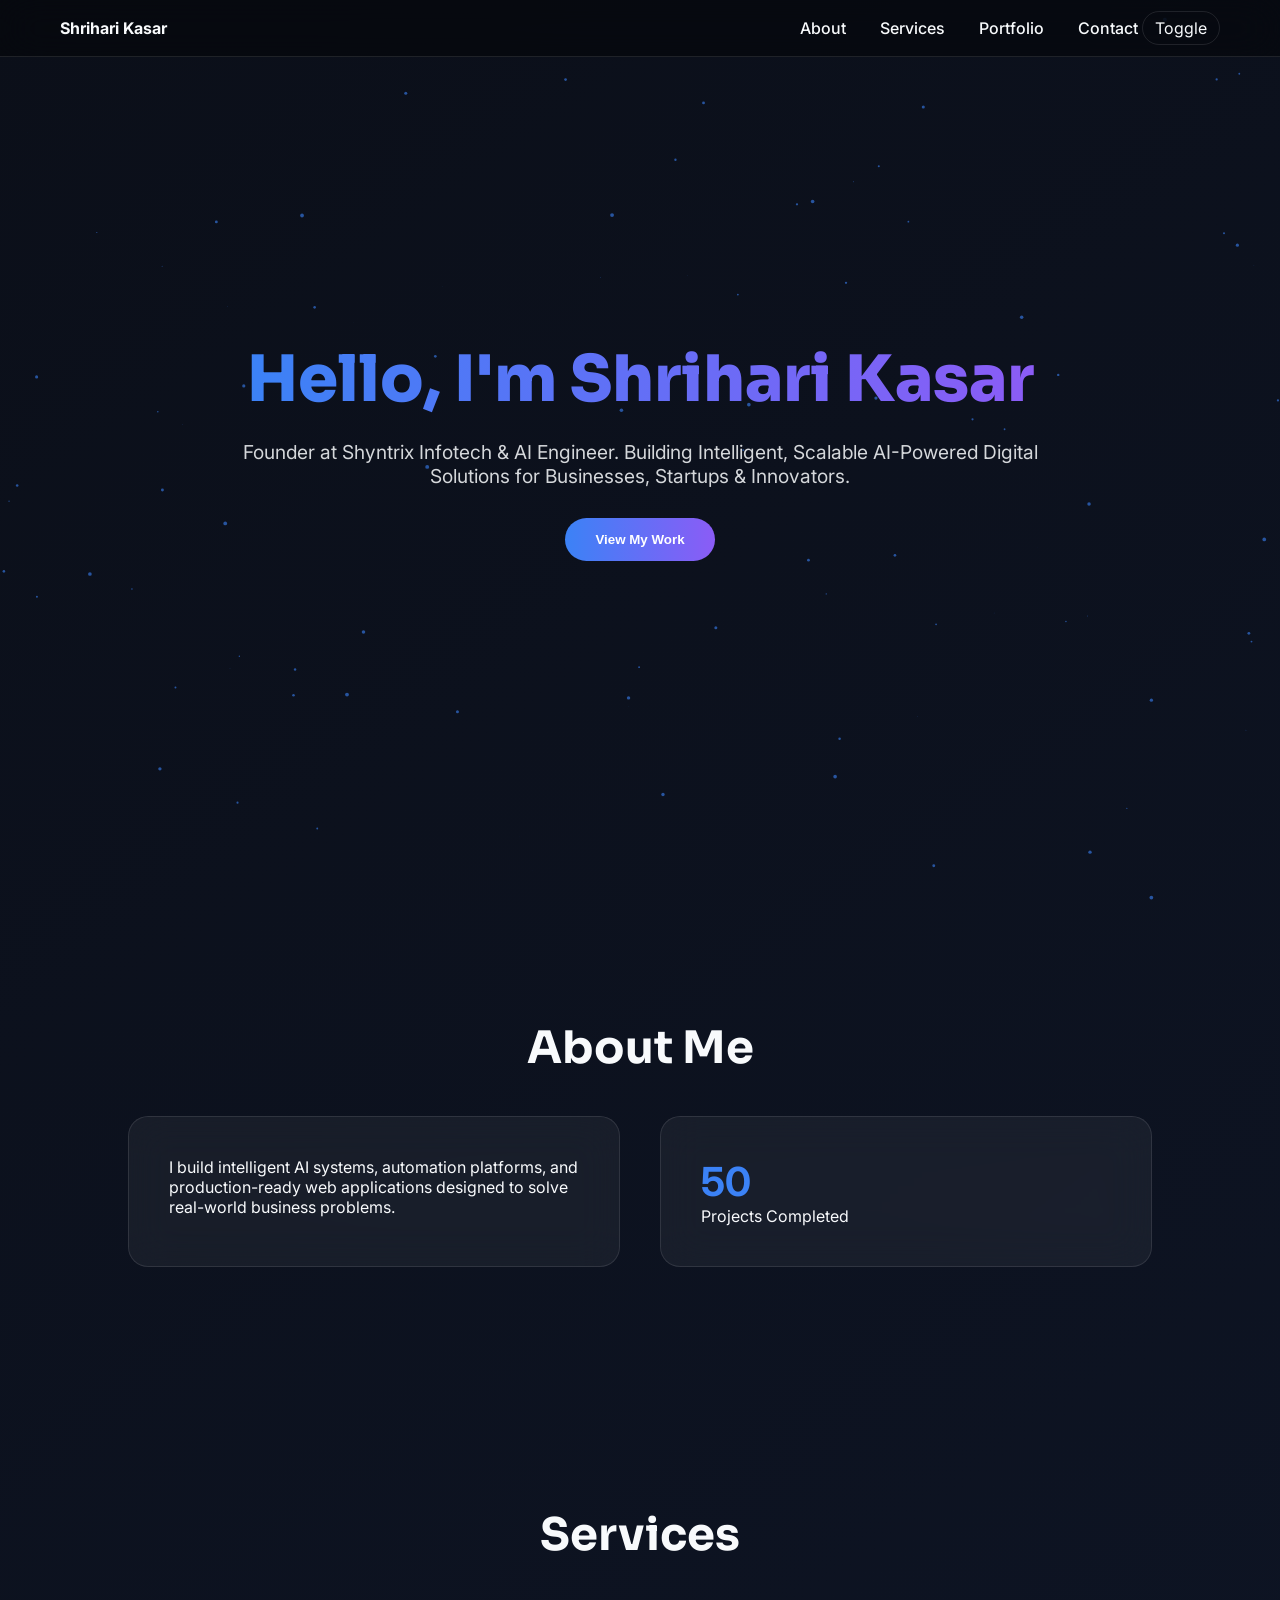
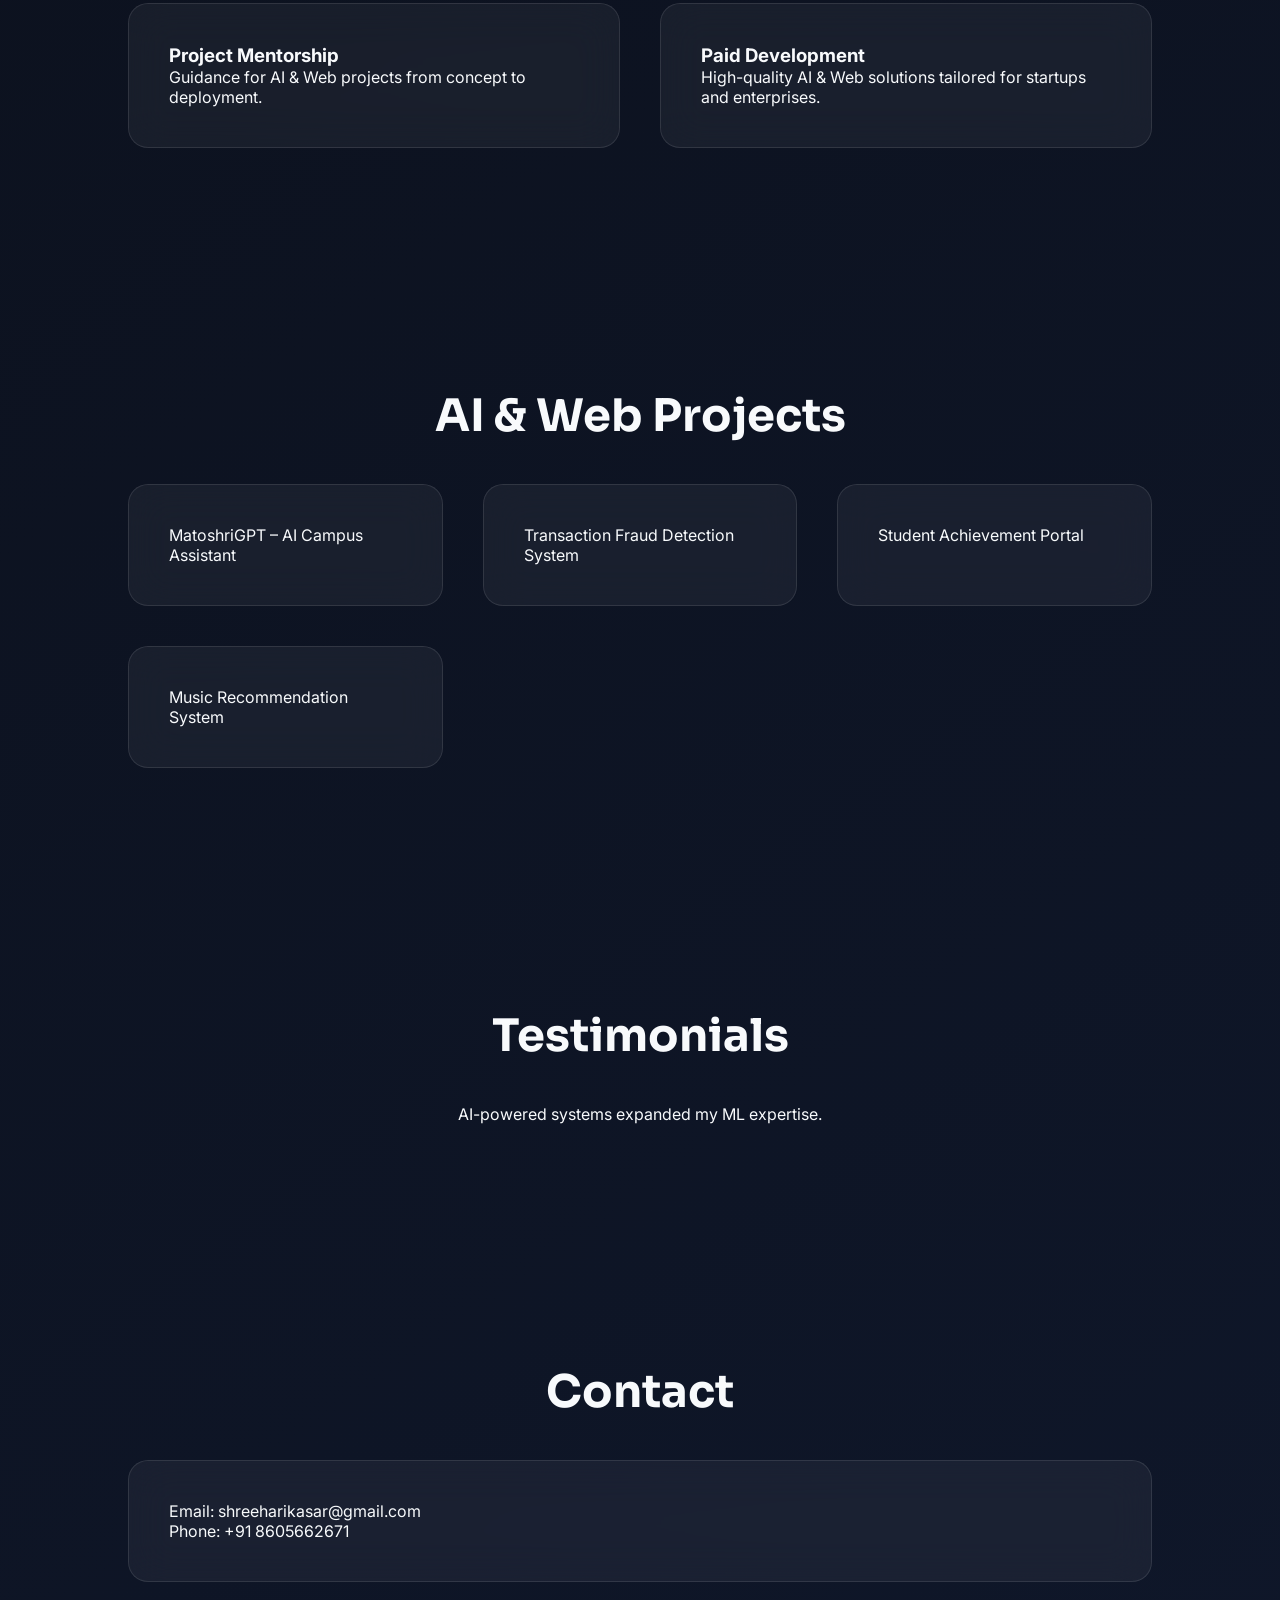
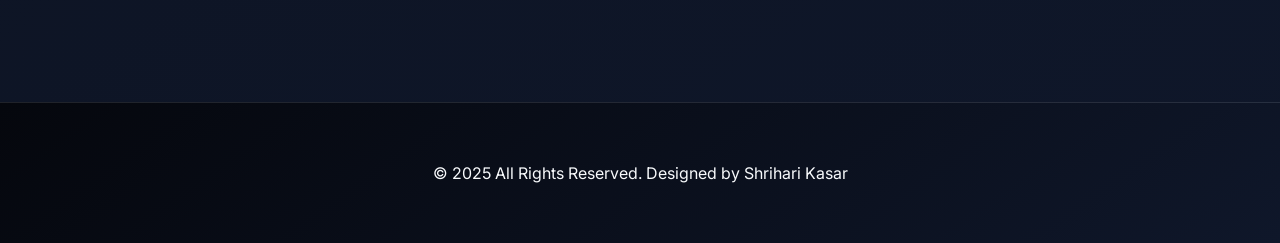
<file: index.html>
<!DOCTYPE html>
<html lang="en">
<head>
<meta charset="UTF-8" />
<meta name="viewport" content="width=device-width, initial-scale=1.0" />
<title>Shrihari Kasar | AI Engineer</title>

<link href="https://fonts.googleapis.com/css2?family=Sora:wght@400;600;800&family=Inter:wght@300;400;500;600&display=swap" rel="stylesheet">

<style>

/* =============================
   GLOBAL DESIGN SYSTEM
============================= */

:root{
  --bg:#0B0F19;
  --bg2:#0F172A;
  --card:rgba(255,255,255,0.05);
  --border:rgba(255,255,255,0.1);
  --text:#F8FAFC;
  --accent:#3B82F6;
  --purple:#8B5CF6;
  --cyan:#06B6D4;
}

body.light{
  --bg:#FFFFFF;
  --bg2:#F1F5F9;
  --card:rgba(0,0,0,0.05);
  --border:rgba(0,0,0,0.1);
  --text:#0F172A;
}

*{
  margin:0;
  padding:0;
  box-sizing:border-box;
}

body{
  font-family:Inter, sans-serif;
  background:linear-gradient(145deg,var(--bg),var(--bg2));
  color:var(--text);
  overflow-x:hidden;
  scroll-behavior:smooth;
  transition:0.4s ease;
}

/* =============================
   NAVIGATION
============================= */

nav{
  position:fixed;
  top:0;
  width:100%;
  backdrop-filter:blur(20px);
  background:rgba(0,0,0,0.4);
  border-bottom:1px solid var(--border);
  padding:18px 60px;
  display:flex;
  justify-content:space-between;
  align-items:center;
  z-index:1000;
}

nav a{
  color:var(--text);
  text-decoration:none;
  margin-left:30px;
  font-weight:500;
  position:relative;
}

nav a::after{
  content:"";
  position:absolute;
  bottom:-5px;
  left:0;
  width:0;
  height:2px;
  background:var(--accent);
  transition:0.3s;
}

nav a:hover::after{
  width:100%;
}

.toggle{
  cursor:pointer;
  padding:6px 12px;
  border-radius:20px;
  border:1px solid var(--border);
}

/* =============================
   HERO SECTION
============================= */

.hero{
  height:100vh;
  display:flex;
  flex-direction:column;
  justify-content:center;
  align-items:center;
  text-align:center;
  padding:0 20px;
  position:relative;
}

.hero h1{
  font-family:Sora;
  font-size:4rem;
  font-weight:800;
  background:linear-gradient(90deg,var(--accent),var(--purple));
  -webkit-background-clip:text;
  -webkit-text-fill-color:transparent;
}

.hero p{
  margin-top:20px;
  max-width:800px;
  font-size:1.2rem;
  opacity:0.85;
}

.btn{
  margin-top:30px;
  padding:14px 30px;
  border-radius:30px;
  border:none;
  cursor:pointer;
  font-weight:600;
  background:linear-gradient(90deg,var(--accent),var(--purple));
  color:white;
  transition:0.3s;
}

.btn:hover{
  transform:translateY(-3px);
  box-shadow:0 0 20px var(--purple);
}

/* Floating Particles */

canvas{
  position:absolute;
  top:0;
  left:0;
  z-index:-1;
}

/* =============================
   SECTIONS
============================= */

section{
  padding:120px 10%;
}

.section-title{
  font-family:Sora;
  font-size:2.8rem;
  margin-bottom:40px;
  text-align:center;
}

/* =============================
   GLASS CARD
============================= */

.card{
  background:var(--card);
  backdrop-filter:blur(20px);
  border:1px solid var(--border);
  padding:40px;
  border-radius:20px;
  transition:0.4s;
}

.card:hover{
  transform:translateY(-10px) rotateX(5deg);
  box-shadow:0 0 30px rgba(59,130,246,0.3);
}

/* =============================
   GRID
============================= */

.grid{
  display:grid;
  grid-template-columns:repeat(auto-fit,minmax(300px,1fr));
  gap:40px;
}

/* =============================
   COUNTER
============================= */

.counter{
  font-size:2.5rem;
  font-weight:700;
  color:var(--accent);
}

/* =============================
   TESTIMONIAL
============================= */

.testimonial{
  display:none;
  text-align:center;
}

.testimonial.active{
  display:block;
  animation:fade 1s ease;
}

@keyframes fade{
  from{opacity:0}
  to{opacity:1}
}

/* =============================
   FOOTER
============================= */

footer{
  padding:60px 10%;
  background:linear-gradient(145deg,#05070D,#0F172A);
  text-align:center;
  border-top:1px solid var(--border);
}

/* Scroll Progress */

.progress{
  position:fixed;
  top:0;
  left:0;
  height:4px;
  background:linear-gradient(90deg,var(--accent),var(--purple));
  width:0%;
  z-index:2000;
}

</style>
</head>

<body>

<div class="progress" id="progress"></div>

<nav>
  <div><strong>Shrihari Kasar</strong></div>
  <div>
    <a href="#about">About</a>
    <a href="#services">Services</a>
    <a href="#portfolio">Portfolio</a>
    <a href="#contact">Contact</a>
    <span class="toggle" onclick="toggleMode()">Toggle</span>
  </div>
</nav>

<section class="hero">
  <canvas id="particles"></canvas>
  <h1>Hello, I'm Shrihari Kasar</h1>
  <p>Founder at Shyntrix Infotech & AI Engineer. Building Intelligent, Scalable AI-Powered Digital Solutions for Businesses, Startups & Innovators.</p>
  <button class="btn">View My Work</button>
</section>

<section id="about">
  <h2 class="section-title">About Me</h2>
  <div class="grid">
    <div class="card">
      <p>I build intelligent AI systems, automation platforms, and production-ready web applications designed to solve real-world business problems.</p>
    </div>
    <div class="card">
      <div class="counter" data-target="50">0</div>
      <p>Projects Completed</p>
    </div>
  </div>
</section>

<section id="services">
  <h2 class="section-title">Services</h2>
  <div class="grid">
    <div class="card">
      <h3>Project Mentorship</h3>
      <p>Guidance for AI & Web projects from concept to deployment.</p>
    </div>
    <div class="card">
      <h3>Paid Development</h3>
      <p>High-quality AI & Web solutions tailored for startups and enterprises.</p>
    </div>
  </div>
</section>

<section id="portfolio">
  <h2 class="section-title">AI & Web Projects</h2>
  <div class="grid">
    <div class="card">MatoshriGPT – AI Campus Assistant</div>
    <div class="card">Transaction Fraud Detection System</div>
    <div class="card">Student Achievement Portal</div>
    <div class="card">Music Recommendation System</div>
  </div>
</section>

<section>
  <h2 class="section-title">Testimonials</h2>
  <div class="testimonial active">AI-powered systems expanded my ML expertise.</div>
  <div class="testimonial">Built scalable Flask applications with secure architecture.</div>
  <div class="testimonial">Focused on intelligent UX-driven AI products.</div>
</section>

<section id="contact">
  <h2 class="section-title">Contact</h2>
  <div class="card">
    <p>Email: shreeharikasar@gmail.com</p>
    <p>Phone: +91 8605662671</p>
  </div>
</section>

<footer>
  © 2025 All Rights Reserved. Designed by Shrihari Kasar
</footer>

<script>

/* Dark Light Toggle */
function toggleMode(){
  document.body.classList.toggle("light");
}

/* Counter Animation */
document.querySelectorAll(".counter").forEach(counter=>{
  const update=()=>{
    const target=+counter.getAttribute("data-target");
    const c=+counter.innerText;
    const inc=target/100;
    if(c<target){
      counter.innerText=Math.ceil(c+inc);
      setTimeout(update,20);
    }else{
      counter.innerText=target;
    }
  }
  update();
});

/* Scroll Progress */
window.onscroll=function(){
  let winScroll=document.body.scrollTop||document.documentElement.scrollTop;
  let height=document.documentElement.scrollHeight-document.documentElement.clientHeight;
  document.getElementById("progress").style.width=(winScroll/height)*100+"%";
};

/* Testimonial Carousel */
let index=0;
setInterval(()=>{
  let testimonials=document.querySelectorAll(".testimonial");
  testimonials[index].classList.remove("active");
  index=(index+1)%testimonials.length;
  testimonials[index].classList.add("active");
},4000);

/* AI Particles */
const canvas=document.getElementById("particles");
const ctx=canvas.getContext("2d");
canvas.width=window.innerWidth;
canvas.height=window.innerHeight;

let particles=[];
for(let i=0;i<100;i++){
  particles.push({
    x:Math.random()*canvas.width,
    y:Math.random()*canvas.height,
    r:Math.random()*2,
    d:Math.random()*1
  });
}

function draw(){
  ctx.clearRect(0,0,canvas.width,canvas.height);
  ctx.fillStyle="rgba(59,130,246,0.6)";
  particles.forEach(p=>{
    ctx.beginPath();
    ctx.arc(p.x,p.y,p.r,0,Math.PI*2);
    ctx.fill();
  });
  updateParticles();
}

function updateParticles(){
  particles.forEach(p=>{
    p.y+=p.d;
    if(p.y>canvas.height){
      p.y=0;
      p.x=Math.random()*canvas.width;
    }
  });
}

setInterval(draw,33);

</script>

</body>
</html>
</file>
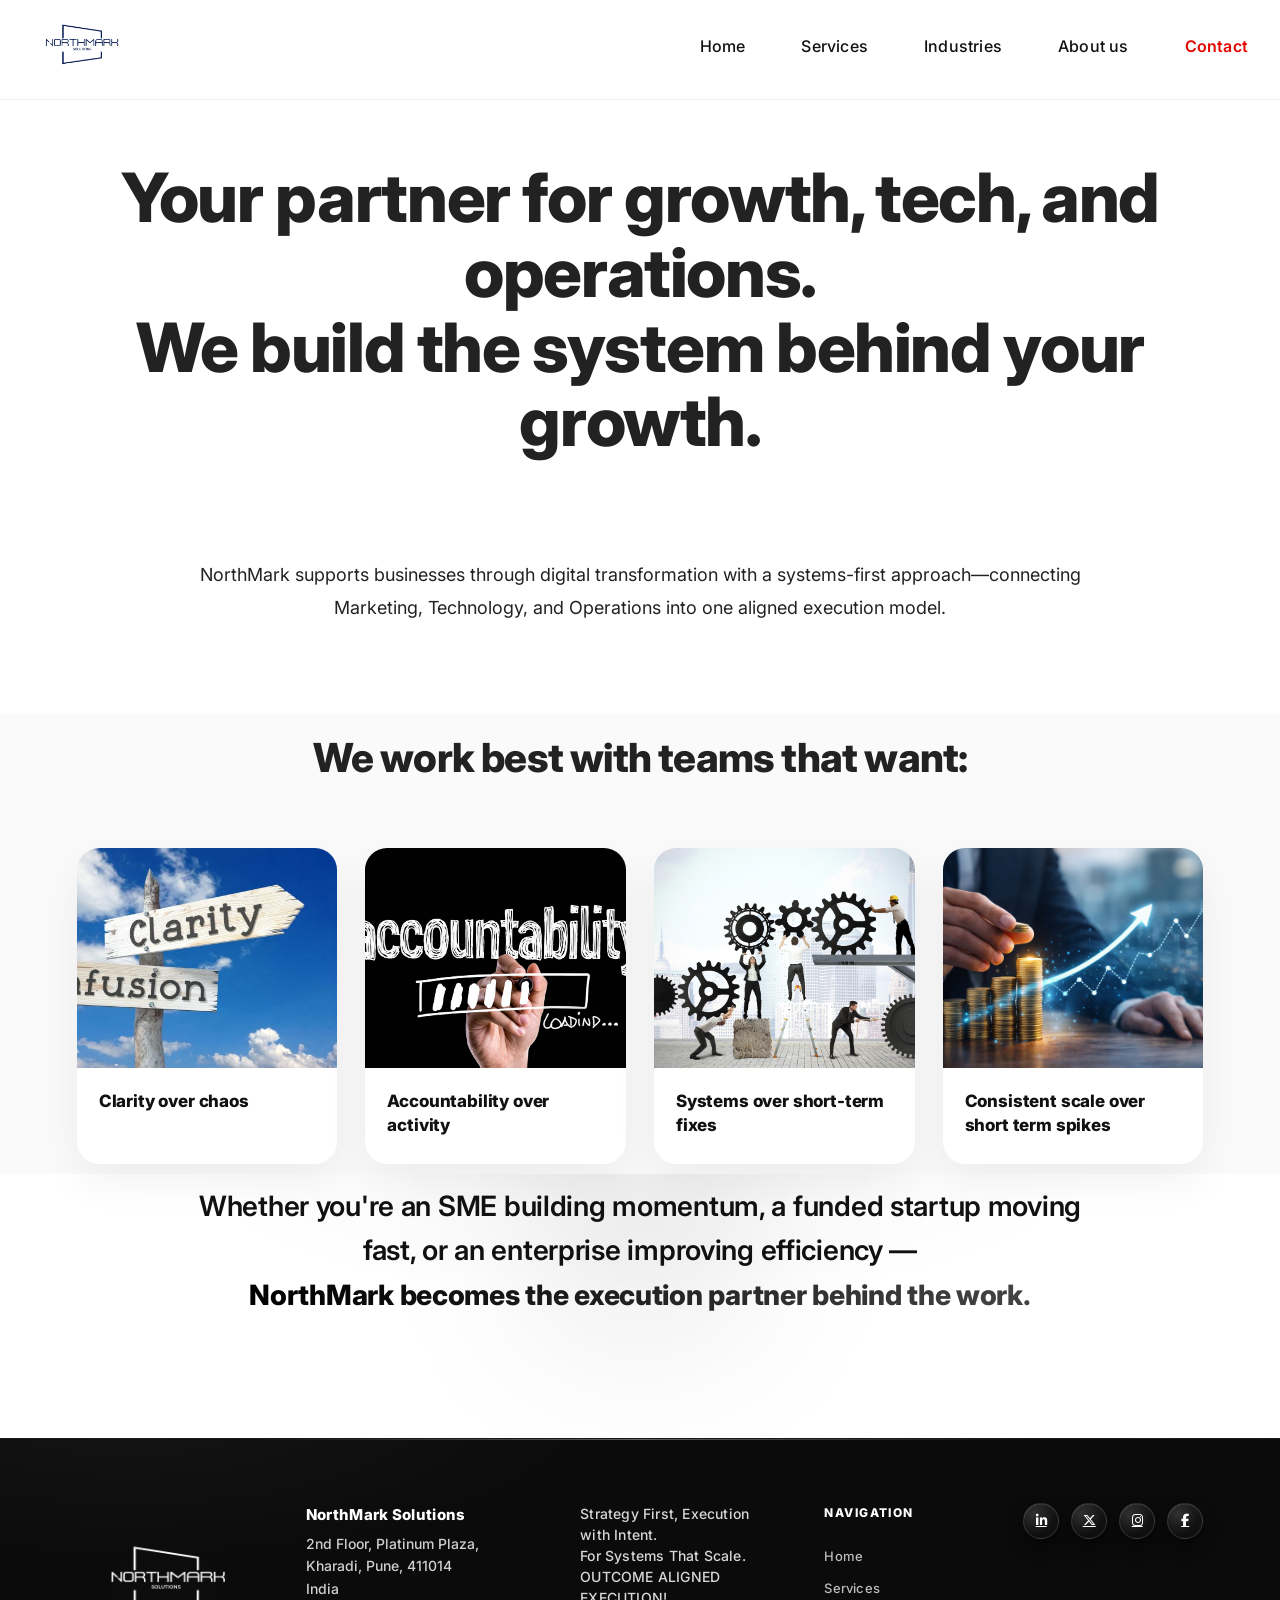
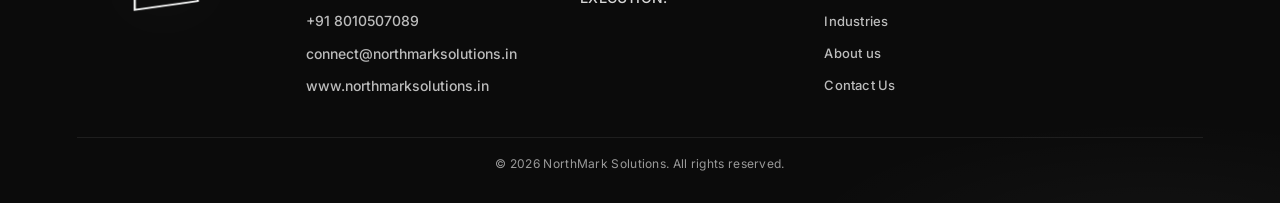
<file: about.html>
<!DOCTYPE html>
<html lang="en" class="js">
<head>
  <meta charset="UTF-8" />
  <title>About Us | NorthMark Solutions</title>
  <meta name="viewport" content="width=device-width, initial-scale=1.0" />
  <meta name="description" content="Learn about NorthMark Solutions — your execution partner for growth, technology, and operations." />

  <!-- Fonts -->
  <link href="https://fonts.googleapis.com/css2?family=Inter:wght@400;500;600;700;800&family=Manrope:wght@600;700;800&display=swap" rel="stylesheet">
  <link rel="stylesheet" href="https://cdnjs.cloudflare.com/ajax/libs/font-awesome/6.5.0/css/all.min.css">

  <!-- Styles -->
  <link rel="stylesheet" href="index.css" />
</head>
<body>

<div class="nav-wrap">
  <div class="navbar">

    <div class="nav-logo">
      <img src="logo.png" alt="NorthMark Logo" />
    </div>

    <button class="nav-toggle" aria-label="Toggle menu">
      <i class="fas fa-bars"></i>
    </button>

    <div class="nav-links">
      <a href="index.html" class="nav-link">Home</a>
      <a href="services.html" class="nav-link">Services</a>
      <a href="industry.html" class="nav-link">Industries</a>
      <a href="about.html" class="nav-link">About us</a>
      <a href="contact.html" class="nav-link nav-contact">Contact</a>
    </div>

  </div>
</div>

<main>

  <!-- ABOUT HERO -->
  <section class="about-hero reveal">
    <div class="about-hero-container">
      <h1>
        Your partner for growth, tech, and operations.<br />
        We build the system behind your growth.
      </h1>
    </div>
  </section>

  <!-- ABOUT BODY -->
  <section class="about-body reveal">
    <div class="about-body-container">
      <p>
        NorthMark supports businesses through digital transformation with a systems-first approach—connecting Marketing, Technology, and Operations into one aligned execution model.
      </p>
    </div>
  </section>

  <!-- WHO WE WORK BEST WITH -->
  <section class="about-values">
    <div class="about-values-container">

      <h2 class="reveal">We work best with teams that want:</h2>

      <div class="about-values-grid">

        <div class="about-value-card reveal delay-1">
          <img src="clarity.jpeg" alt="Clarity" loading="lazy" />
          <div>Clarity over chaos</div>
        </div>

        <div class="about-value-card reveal delay-2">
          <img src="accountability.jpg" alt="Accountability" loading="lazy" />
          <div>Accountability over activity</div>
        </div>

        <div class="about-value-card reveal delay-3">
          <img src="systems.jpg" alt="Systems" loading="lazy" />
          <div>Systems over short-term fixes</div>
        </div>

        <div class="about-value-card reveal delay-4">
          <img src="scale.png" alt="Scale" loading="lazy" />
          <div>Consistent scale over short term spikes</div>
        </div>

      </div>
    </div>
  </section>

  <!-- ABOUT CLOSING — PREMIUM -->
  <section class="about-closing premium-closing">
    <div class="about-closing-container reveal">

      <div class="closing-glow"></div>

      <p class="closing-text">
        Whether you're an SME building momentum, a funded startup moving fast, or an enterprise improving efficiency —
        <span class="closing-highlight">
          NorthMark becomes the execution partner behind the work.
        </span>
      </p>

    </div>
  </section>

</main>

<!-- FOOTER -->
<div id="footer-placeholder"></div>

<!-- REVEAL + FOOTER SCRIPT -->
<script>
  /* Footer include */
  fetch('footer.html')
    .then(res => res.text())
    .then(html => {
      const footer = document.getElementById('footer-placeholder');
      if (footer) footer.innerHTML = html;
    });

  /* Premium reveal system */
  const revealElements = document.querySelectorAll('.reveal');

  const revealObserver = new IntersectionObserver(
    entries => {
      entries.forEach(entry => {
        if (entry.isIntersecting) {
          entry.target.classList.add('active');
          revealObserver.unobserve(entry.target);
        }
      });
    },
    { threshold: 0.15 }
  );

  revealElements.forEach(el => revealObserver.observe(el));
</script>

</body>
</html>
</file>
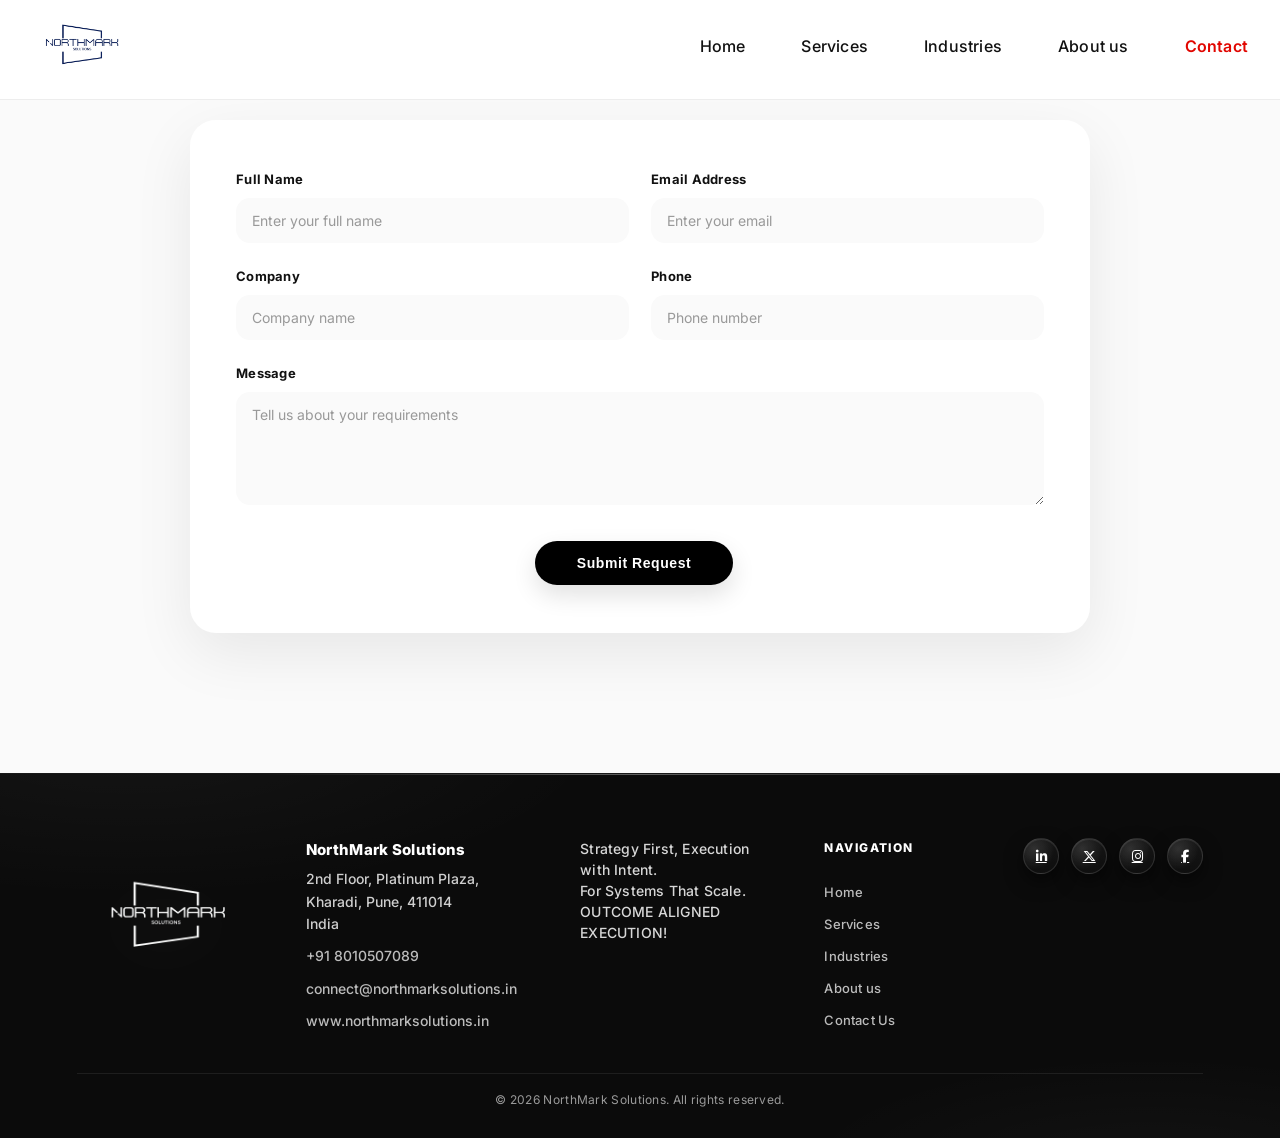
<file: contact.html>
<!DOCTYPE html>
<html lang="en" class="js">
<head>
  <meta charset="UTF-8" />
  <title>Contact Us | NorthMark Solutions</title>
  <meta name="viewport" content="width=device-width, initial-scale=1.0" />
  <meta name="description" content="Contact NorthMark Solutions to discuss growth, technology, and operational systems." />

  <!-- Fonts -->
  <link href="https://fonts.googleapis.com/css2?family=Inter:wght@400;500;600;700;800&family=Manrope:wght@600;700;800&display=swap" rel="stylesheet">
  <link rel="stylesheet" href="https://cdnjs.cloudflare.com/ajax/libs/font-awesome/6.5.0/css/all.min.css">

  <!-- Styles -->
  <link rel="stylesheet" href="index.css" />
</head>
<body>

<div class="nav-wrap">
  <div class="navbar">

    <div class="nav-logo">
      <img src="logo.png" alt="NorthMark Logo" />
    </div>

    <button class="nav-toggle" aria-label="Toggle menu">
      <i class="fas fa-bars"></i>
    </button>

    <div class="nav-links">
      <a href="index.html" class="nav-link">Home</a>
      <a href="services.html" class="nav-link">Services</a>
      <a href="industry.html" class="nav-link">Industries</a>
      <a href="about.html" class="nav-link">About us</a>
      <a href="contact.html" class="nav-link nav-contact">Contact</a>
    </div>

  </div>
</div>

<main>

<!-- CONTACT INTRO POP -->
<div class="contact-intro-pop" id="contactIntro">
  <div class="contact-intro-card">
    <h1>Let’s Talk</h1>
    <p>Start a conversation about growth, systems, and execution.</p>
  </div>
</div>

  <!-- CONTACT FORM -->
  <section class="contact-section">
    <div class="contact-container reveal">

      <form class="contact-form">

        <div class="form-grid">
          <div class="form-group">
            <label>Full Name</label>
            <input type="text" placeholder="Enter your full name" required />
          </div>

          <div class="form-group">
            <label>Email Address</label>
            <input type="email" placeholder="Enter your email" required />
          </div>

          <div class="form-group">
            <label>Company</label>
            <input type="text" placeholder="Company name" />
          </div>

          <div class="form-group">
            <label>Phone</label>
            <input type="tel" placeholder="Phone number" />
          </div>
        </div>

        <div class="form-group full">
          <label>Message</label>
          <textarea rows="5" placeholder="Tell us about your requirements"></textarea>
        </div>

        <div class="form-actions">
          <button type="submit" class="btn-primary">Submit Request</button>
        </div>

      </form>

    </div>
  </section>

</main>

<!-- FOOTER -->
<div id="footer-placeholder"></div>

<script>
  /* Footer include */
  fetch('footer.html')
    .then(res => res.text())
    .then(html => {
      const footer = document.getElementById('footer-placeholder');
      if (footer) footer.innerHTML = html;
    });

  /* Reveal on scroll */
  const revealElements = document.querySelectorAll('.reveal');
  const revealObserver = new IntersectionObserver(
    entries => {
      entries.forEach(entry => {
        if (entry.isIntersecting) {
          entry.target.classList.add('active');
          revealObserver.unobserve(entry.target);
        }
      });
    },
    { threshold: 0.15 }
  );
  revealElements.forEach(el => revealObserver.observe(el));
</script>

</body>
</html>
</file>
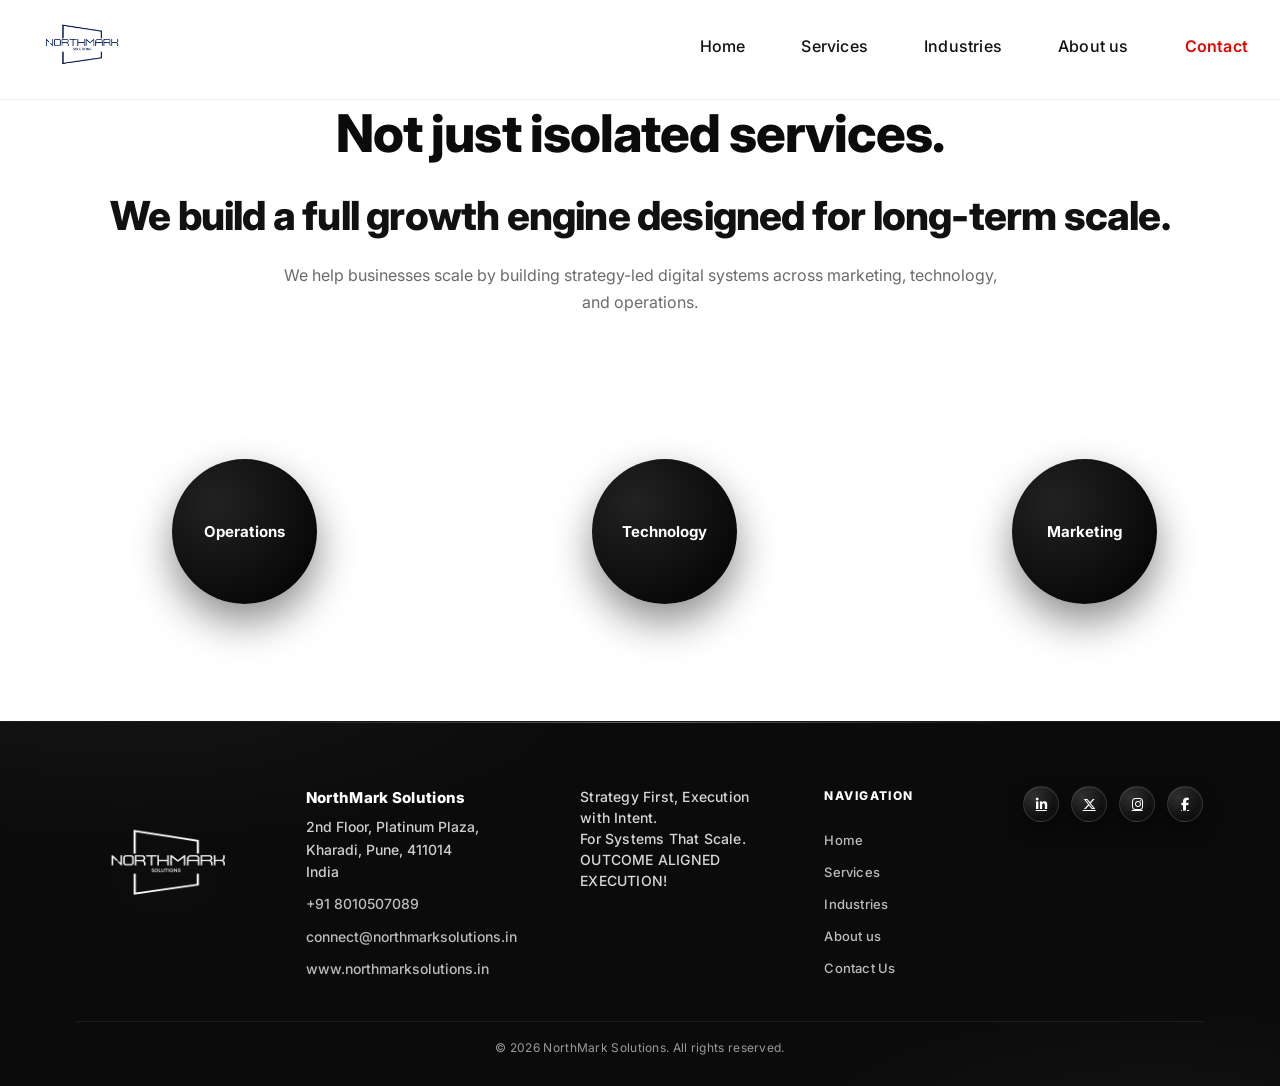
<file: services.html>
<!DOCTYPE html>
<html lang="en">
<head>
  <meta charset="UTF-8" />
  <title>Services | NorthMark Solutions</title>
  <meta name="viewport" content="width=device-width, initial-scale=1.0" />

  <link href="https://fonts.googleapis.com/css2?family=Inter:wght@400;500;600;700;800&display=swap" rel="stylesheet"/>
  <link rel="stylesheet" href="https://cdnjs.cloudflare.com/ajax/libs/font-awesome/6.5.0/css/all.min.css"/>
  <link rel="stylesheet" href="index.css" />
</head>

<body>

<div class="nav-wrap">
  <div class="navbar">

    <div class="nav-logo">
      <img src="logo.png" alt="NorthMark Logo" />
    </div>

    <button class="nav-toggle" aria-label="Toggle menu">
      <i class="fas fa-bars"></i>
    </button>

    <div class="nav-links">
      <a href="index.html" class="nav-link">Home</a>
      <a href="services.html" class="nav-link">Services</a>
      <a href="industry.html" class="nav-link">Industries</a>
      <a href="about.html" class="nav-link">About us</a>
      <a href="contact.html" class="nav-link nav-contact">Contact</a>
    </div>

  </div>
</div>
<!-- SERVICES HERO / POSITIONING -->
<section class="services-intro">
  <div class="services-intro-container">
    <h1>Not just isolated services.</h1>
    <h2>We build a full growth engine designed for long-term scale.</h2>

    <p>
      We help businesses scale by building strategy-led digital systems
      across marketing, technology, and operations.
    </p>
  </div>
</section>
<!-- SERVICES HUBS — ONE LINE -->
<section class="services-hubs">
  <!-- OPERATIONS -->
<div class="operations-card">
  <div class="operations-center">Operations</div>

  <div class="operations-btn top">Outsourced<br>IT</div>
  <div class="operations-btn left">Process<br>Automation</div>
  <div class="operations-btn right">System<br>Support</div>
  <div class="operations-btn bottom">Digital<br>Transformation</div>
</div>

<!-- TECHNOLOGY -->
<div class="operations-card tech">
  <div class="operations-center">Technology</div>

  <div class="operations-btn top">AI<br>Integration</div>
  <div class="operations-btn left">Web<br>Development</div>
  <div class="operations-btn right">Cloud<br>Systems</div>
  <div class="operations-btn bottom">App<br>Development</div>
</div>

<!-- MARKETING -->
<div class="operations-card marketing">
  <div class="operations-center">Marketing</div>

  <div class="operations-btn top">Digital<br>Marketing</div>
  <div class="operations-btn left">Performance<br>Marketing</div>
  <div class="operations-btn right">Brand<br>Strategy</div>
  <div class="operations-btn bottom">Audits<br>& Reports</div>
</div>
</section>
<!-- FOOTER -->
<div id="footer-placeholder"></div>

<script>
  fetch('footer.html')
    .then(res => res.text())
    .then(html => {
      document.getElementById('footer-placeholder').innerHTML = html;
    });
</script>

</body>
</html>
</file>
<file: index.css>
/* ================= RESET ================= */
* {
  margin: 0;
  padding: 0;
  box-sizing: border-box;
}

html {
  scroll-behavior: smooth;
}

body {
  font-family: 'Inter', sans-serif;
  color: #222;
  background: #fff;
  line-height: 1.7;
}

/* ================= NAVBAR ================= */
/* ==============================
   NAVBAR — ENTERPRISE FLAT (FINAL)
============================== */

.nav-wrap {
  position: fixed;
  top: 0;
  width: 100%;
  background: #ffffff;
  z-index: 1000;
  border-bottom: 1px solid #ededed;
}

.navbar {
  max-width: 1400px;
  margin: 0 auto;
  padding: 22px 32px;
  display: flex;
  align-items: center;
  justify-content: space-between;

  position: relative; /* CRITICAL for mobile dropdown */
}

/* LOGO */
.nav-logo {
  overflow: visible;
}

.nav-logo img {
  height: 55px;
  width: auto;
  transform: scale(1.25);
  transform-origin: left center;
  margin-top: -4px;
  margin-bottom: -4px;
}

/* LINKS CONTAINER */
.nav-links {
  display: flex;
  align-items: center;
  gap: 56px;
}

/* NAV LINKS */
.nav-link {
  position: relative;
  text-decoration: none;
  font-size: 16px;
  font-weight: 500;
  color: #111;
  letter-spacing: 0.2px;
  padding-bottom: 6px;
  transition: color 0.2s ease;
}

/* UNDERLINE */
.nav-link::after {
  content: "";
  position: absolute;
  left: 50%;
  bottom: 0;
  width: 0%;
  height: 2px;
  background: #111;
  transform: translateX(-50%);
  transition: width 0.28s cubic-bezier(0.22, 1, 0.36, 1);
}

/* HOVER */
.nav-link:hover {
  color: #000;
}

.nav-link:hover::after {
  width: 100%;
}

/* ACTIVE PAGE */
.nav-link.active::after {
  width: 100%;
}

/* CONTACT CTA */
.nav-contact {
  color: #e10600;
  font-weight: 600;
}

.nav-contact::after {
  background: #e10600;
}

.nav-contact:hover {
  color: #b80000;
}

/* ==============================
   NAVBAR — RESPONSIVE (MOBILE + TABLET)
============================== */

/* HAMBURGER BUTTON */
.nav-toggle {
  display: none;
  background: none;
  border: none;
  font-size: 22px;
  cursor: pointer;
  color: #111;
}

/* TABLET */
@media (max-width: 1024px) {
  .navbar {
    padding: 18px 22px;
  }

  .nav-links {
    gap: 32px;
  }

  .nav-link {
    font-size: 15px;
  }

  .nav-logo img {
    height: 48px;
    transform: scale(1.15);
  }
}

/* ================= HERO — ENTERPRISE (CENTERED) ================= */
.hero {
  min-height: auto;
  padding: 120px 24px 80px;
  background: #ffffff;
  color: #0b0b0b;
  display: flex;
  align-items: center;
}

.hero-content {
  max-width: 1200px;
  margin: 0 auto;
  width: 100%;
  padding: 0 2rem;
}

/* HERO GRID — NOW CENTERED SINGLE COLUMN */
.hero-grid {
  display: flex;
  justify-content: center;
  text-align: center;
}

/* TEXT BLOCK — CENTERED */
.hero-text {
  max-width: 720px;
  margin: 0 auto;
  text-align: center;

  /* STRONGER LEFT → CENTER ANIMATION */
  opacity: 0;
  transform: translateX(-180px);   /* WAS -80px */
  animation: heroSlideInLeft 1.2s cubic-bezier(0.22,1,0.36,1) forwards;
}
/* Headings — Executive Consulting Stack */
.hero h1 {
  font-size: clamp(44px, 6vw, 72px);
  font-weight: 800;
  line-height: 1.05;
  letter-spacing: -0.02em;
  margin-bottom: 6px;
}

.hero h2 {
  font-size: clamp(30px, 4vw, 46px);
  font-weight: 800;
  line-height: 1.1;
  letter-spacing: -0.02em;
  margin-top: 4px;
  margin-bottom: 12px;
  color: #111;
}

/* Subtext — Editorial */
.hero p {
  margin: 16px auto 28px;
  font-size: 16px;
  line-height: 1.7;
  max-width: 560px;
  color: #6b6b6b;
}

/* CTA — CENTERED */
.cta {
  margin-top: 28px;
  display: flex;
  justify-content: center;
  gap: 12px;
}

/* ================= LEFT → CENTER ANIMATION ================= */
@keyframes heroSlideInLeft {
  to {
    opacity: 1;
    transform: translateX(0);
  }
}

/* ================= RESPONSIVE ================= */
@media (max-width: 900px) {
  .hero h1 {
    font-size: 40px;
  }

  .hero h2 {
    font-size: 26px;
  }
}
/* ================= HERO CTA — ENTERPRISE ================= */

/* Base button */
.btn-primary,
.btn-secondary {
  display: inline-flex;
  align-items: center;
  justify-content: center;
  padding: 14px 32px;
  border-radius: 999px;
  margin-right: 12px;
  text-decoration: none;
  font-weight: 600;
  font-size: 14px;
  letter-spacing: 0.2px;
  transition: all 0.25s cubic-bezier(0.22,1,0.36,1);
}

/* PRIMARY — CONSULTING BLACK */
.btn-primary {
  background: #000000;
  color: #ffffff;
  border: none;
  box-shadow: 0 10px 25px rgba(0,0,0,0.12);
}

.btn-primary:hover {
  background: #111111;
  transform: translateY(-2px);
}

/* SECONDARY — ENTERPRISE OUTLINE */
.btn-secondary {
  background: #ffffff;
  border: 1px solid #e5e5e5;
  color: #000000;
  box-shadow: none;
}

.btn-secondary:hover {
  background: #f5f5f5;
  transform: translateY(-2px);
}
/* ================= HERO ENTRANCE ANIMATIONS ================= */

/* Base hidden state */
.hero-animate-left,
.hero-animate-right {
  opacity: 0;
  will-change: transform, opacity;
}

/* LEFT — Text */
.hero-animate-left {
  animation: heroFromLeft 0.9s cubic-bezier(0.22,1,0.36,1) forwards;
}

/* RIGHT — Image */
.hero-animate-right {
  animation: heroFromRight 0.9s cubic-bezier(0.22,1,0.36,1) forwards;
  animation-delay: 0.1s;   /* slight stagger */
}

/* KEYFRAMES */
@keyframes heroFromLeft {
  from {
    opacity: 0;
    transform: translateX(-60px);
  }
  to {
    opacity: 1;
    transform: translateX(0);
  }
}

@keyframes heroFromRight {
  from {
    opacity: 0;
    transform: translateX(60px);
  }
  to {
    opacity: 1;
    transform: translateX(0);
  }
}
.hero-animate-left {
  animation-delay: 0.05s;
}

.hero-animate-right {
  animation-delay: 0.15s;
}
/* ================= WHO WE ARE — ENTERPRISE ================= */
.who-we-are {
  padding: 6rem 1.5rem;
  background: #fafafa;          /* FLAT SOFT ENTERPRISE */
}

.who-container {
  max-width: 1200px;
  margin: auto;
  text-align: center;
}

/* Heading — Executive (no gradient) */
.who-container h3 {
  font-size: 2.6rem;
  font-weight: 800;
  display: inline-block;
  position: relative;
  color: #0b0b0b;              /* SOLID EXECUTIVE BLACK */
  margin-bottom: 1.5rem;
}

/* Subtle underline — enterprise */
.who-container h3::after {
  content: "";
  position: absolute;
  left: 50%;
  bottom: -12px;
  width: 56px;
  height: 3px;
  background: #0b0b0b;         /* CLEAN BLACK RULE */
  border-radius: 2px;
  transform: translateX(-50%);
  opacity: 0.2;
}

/* Lead text — editorial */
.who-lead {
  font-size: 1.2rem;
  font-weight: 500;
  max-width: 750px;
  margin: auto;
  color: #000000;              /* MUTED EXECUTIVE */
}

/* Normal paragraphs */
.who-container p {
  max-width: 780px;
  margin: 1rem auto;
  color: #000000;
  line-height: 1.7;
}

/* Strong statement — enterprise pill (no gradient) */
.who-strong {
  margin-top: 1.8rem;
  font-weight: 700;
  font-size: 1.05rem;
  display: inline-block;
  padding: 0.6rem 1.6rem;
  border-radius: 999px;
  background: #918f8f;         /* BLACK ENTERPRISE */
  color: #ffffff;
  transition: all 0.25s cubic-bezier(0.22,1,0.36,1);
}

.who-strong:hover {
  transform: translateY(-2px);
  box-shadow: 0 10px 24px rgba(51, 49, 49, 0.18);
}
/* ================= HOVER CARD EFFECT — ENTERPRISE THEME ================= */
.stat-card,
.feature-card {
  background: #ffffff;
  border-radius: 20px;
  padding: 2.3rem;
  transition: all 0.35s ease;
  box-shadow: 0 15px 35px rgba(0,0,0,0.08);
  position: relative;
  overflow: hidden;
}

/* Overlay on hover — executive dark wash */
.stat-card::before,
.feature-card::before {
  content: "";
  position: absolute;
  inset: 0;
  background: linear-gradient(
    135deg,
    rgba(15,15,15,0.92),
    rgba(40,40,40,0.92)
  );
  opacity: 0;
  transition: 0.35s ease;
  z-index: 0;
}

.stat-card:hover::before,
.feature-card:hover::before {
  opacity: 1;
}

/* Content above overlay */
.stat-card *,
.feature-card * {
  position: relative;
  z-index: 1;
}

.stat-card:hover,
.feature-card:hover {
  transform: translateY(-12px);
  color: #ffffff;
  box-shadow: 0 30px 70px rgba(0,0,0,0.15);
}

/* Stat number — executive accent */
.stat-number {
  font-size: 2.6rem;
  font-weight: 800;
  color: #0b0b0b;                 /* SOLID BLACK DEFAULT */
}

.stat-card:hover .stat-number {
  color: #ffffff;
}

/* ================= STATS ================= */
.stats-grid {
  margin-top: 3rem;
  display: grid;
  grid-template-columns: repeat(auto-fit,minmax(220px,1fr));
  gap: 1.5rem;
}

.stat-card {
  background: #ffffff;
  padding: 2.2rem;
  border-radius: 18px;
  box-shadow: 0 15px 40px rgba(0,0,0,0.08);
}

.stat-label {
  margin-top: 0.4rem;
  font-weight: 500;
  color: #0d0d0d;
}

/* ================= FEATURE GRID ================= */
.feature-grid {
  margin-top: 4rem;
  display: grid;
  grid-template-columns: repeat(auto-fit,minmax(250px,1fr));
  gap: 1.8rem;
}

.feature-card {
  padding: 2rem;
  border-radius: 20px;
  background: #f9f9f9;
  transition: transform 0.3s, box-shadow 0.3s;
}

.feature-card:hover {
  transform: translateY(-10px);
  box-shadow: 0 20px 50px rgba(0,0,0,0.12);
}

/* ================= PROBLEM SECTION — ENTERPRISE ================= */
.problem-section {
  padding: 7rem 1.5rem;
  background: #ffffff;                 /* FLAT ENTERPRISE */
}

/* Container becomes two-column */
.problem-container {
  max-width: 1200px;
  margin: auto;
  display: grid;
  grid-template-columns: 1fr 1.2fr;
  gap: 4rem;                           /* MORE AIR */
  align-items: center;
}

/* LEFT CONTENT — Eyebrow */
.problem-container h3 {
  font-size: 0.85rem;
  letter-spacing: 0.18em;
  text-transform: uppercase;
  color: #6b6b6b;                     /* MUTED EXECUTIVE */
}

/* MAIN PROBLEM HEADING — BIG + STRATEGIC */
.problem-container h1 {
  font-size: clamp(44px, 6vw, 64px);  /* MUCH BIGGER */
  font-weight: 800;
  line-height: 1.05;
  margin: 1rem 0 1.4rem;
  color: #0b0b0b;                     /* SOLID BLACK */
  letter-spacing: -0.02em;
}
.problem-container h2 {
  font-size: clamp(28px, 4vw, 42px);
  font-weight: 700;
  line-height: 1.1;
  margin-bottom: 1.2rem;
  color: #111111;
}

/* Lead paragraph */
.problem-lead {
  max-width: 520px;
  font-size: 1.05rem;
  color: #6b6b6b;
  line-height: 1.75;
}

/* Body paragraph */
.problem-text {
  max-width: 520px;
  font-size: 0.95rem;
  color: #555555;
  line-height: 1.7;
  margin-top: 12px;
}

/* ================= RIGHT GRID — ENTERPRISE HOVER ================= */
.why-grid {
  margin-top: 0;
  display: grid;
  grid-template-columns: repeat(2, 1fr);
  gap: 1.8rem;
}

/* CARD STYLE */
.why-card {
  background: #ffffff;
  padding: 2.2rem;
  border-radius: 20px;
  box-shadow: 0 15px 40px rgba(0,0,0,0.08);
  transition: all 0.4s ease;
  position: relative;
  overflow: hidden;
}

/* Executive dark overlay on hover */
.why-card::before {
  content: "";
  position: absolute;
  inset: 0;
  background: linear-gradient(
    135deg,
    rgba(15,15,15,0.92),
    rgba(40,40,40,0.92)
  );
  opacity: 0;
  transition: 0.4s ease;
}

/* Bring content above overlay */
.why-card * {
  position: relative;
  z-index: 1;
}

/* Hover effect */
.why-card:hover::before {
  opacity: 1;
}

.why-card:hover {
  transform: translateY(-10px);
  box-shadow: 0 30px 70px rgba(0,0,0,0.15);
  color: #ffffff;
}

.why-card:hover h4,
.why-card:hover p {
  color: #ffffff;
}

/* Card title */
.why-card h4 {
  font-size: 1.1rem;
  font-weight: 700;
  margin-bottom: 0.6rem;
  color: #0b0b0b;
}

/* Card text */
.why-card p {
  font-size: 0.95rem;
  color: #6b6b6b;
  line-height: 1.6;
}

/* ================= ENTRY ANIMATION (UNCHANGED) ================= */
.why-card {
  animation: fadeUp 0.8s ease forwards;
  opacity: 0;
}

.why-card:nth-child(1) { animation-delay: 0.1s; }
.why-card:nth-child(2) { animation-delay: 0.2s; }
.why-card:nth-child(3) { animation-delay: 0.3s; }
.why-card:nth-child(4) { animation-delay: 0.4s; }
.why-card:nth-child(5) { animation-delay: 0.5s; }
.why-card:nth-child(6) { animation-delay: 0.6s; }

@keyframes fadeUp {
  from {
    opacity: 0;
    transform: translateY(40px);
  }
  to {
    opacity: 1;
    transform: translateY(0);
  }
}

/* ================= RESPONSIVE ================= */
@media (max-width: 900px) {
  .problem-container {
    grid-template-columns: 1fr;
    text-align: left;
  }

  .why-grid {
    grid-template-columns: 1fr;
  }
}
/* ================= NORTHMARK ================= */
.northmark-section {
  padding: 5rem 1rem;
}

.northmark-container {
  max-width: 1200px;
  margin: auto;
  text-align: center;
}

.northmark-grid {
  margin-top: 3rem;
  display: grid;
  grid-template-columns: repeat(auto-fit,minmax(260px,1fr));
  gap: 1.5rem;
}
.northmark-card.highlight {
  grid-column: 1 / -1;     
  max-width: 360px;     
  margin: 0 auto;
}
.northmark-item {
  padding: 2rem;
  border-radius: 18px;
  background: linear-gradient(
    135deg,
    rgba(15,15,15,0.92),
    rgba(40,40,40,0.92)
  );
  color: #fff;
}
.northmark-card.highlight {
  justify-self: center;   /* centers in grid cell */
}
/* ================= WHO WORK ================= */
.who-work-grid {
  margin-top: 3rem;
  display: grid;
  grid-template-columns: repeat(auto-fit,minmax(260px,1fr));
  gap: 1.5rem;
}

.who-work-card {
  padding: 2rem;
  border-radius: 18px;
  background: #fff;
  box-shadow: 0 15px 40px rgba(0,0,0,0.08);
}

.who-number {
  font-size: 2rem;
  font-weight: 800;
  color: #7bc6cc;
}


/* ================= ANIMATION ================= */
.reveal {
  opacity: 0;
  transform: translateY(40px);
  transition: 0.6s ease;
}

.reveal.active {
  opacity: 1;
  transform: translateY(0);
}

.from-left {
  transform: translateX(-50px);
}

.from-right {
  transform: translateX(50px);
}

.from-left.active,
.from-right.active {
  transform: translateX(0);
}

/* ================= RESPONSIVE ================= */
@media (max-width: 768px) {
  .nav-links {
    display: none;
    position: absolute;
    right: 20px;
    top: 70px;
    background: #fff;
    flex-direction: column;
    padding: 1rem;
    border-radius: 12px;
    box-shadow: 0 10px 30px rgba(0,0,0,0.1);
  }

  .nav-links.show {
    display: flex;
  }

  .nav-toggle {
    display: block;
  }

  .hero h1 {
    font-size: 2.4rem;
  }

  .hero h2 {
    font-size: 1.7rem;
  }
}
.approach-section {
  padding: 120px 0;
  background: #0b1220;
  color: #fff;
  text-align: center;
  overflow: hidden;
}

.approach-title {
  font-size: 42px;
  margin-bottom: 10px;
}

.approach-subtitle {
  color: #9aa4b2;
  margin-bottom: 60px;
}

.diagram-wrap {
  position: relative;
  width: 900px;
  height: 560px;
  margin: 0 auto;
  max-width: 100%;
}

/* ================= CENTER (BOTTOM TIP — MORE SPACE) ================= */
.center-box {
  position: absolute;
  top: 460px;              /* MORE SPACE BELOW */
  left: 50%;
  transform: translateX(-50%);
  width: 260px;
  height: 260px;
  background: #fff;
  color: #000;
  border-radius: 50%;
  box-shadow: 0 30px 80px rgba(0,0,0,0.45);
  display: flex;
  align-items: center;
  justify-content: center;
  z-index: 4;
  overflow: hidden;
}
/* Center text fade */
.center-box h3 {
  opacity: 0;
  transition: opacity .5s ease .4s;
  line-height: 1.1;
  letter-spacing: 1px;
}
.center-box.show h3 {
  opacity: 1;
}

/* ================= NODES ================= */
.node {
  position: absolute;
  width: 170px;
  text-align: center;
  z-index: 6;
}

.icon-outer {
  position: relative;
  width: 90px;
  height: 90px;
  margin: 0 auto;
  border-radius: 50%;
  display: flex;
  align-items: center;
  justify-content: center;
  box-shadow: 0 12px 30px rgba(0,0,0,0.4);
}

.icon-inner {
  width: 64px;
  height: 64px;
  background: #fff;
  border-radius: 50%;
  display: flex;
  align-items: center;
  justify-content: center;
  font-size: 26px;
}

.node h4,
.node p {
  position: relative;
  z-index: 10;               /* FIXED: always above center */
}

.node h4 {
  margin: 12px 0 6px;
  font-size: 14px;
  font-weight: 700;
  line-height: 1.3;
}

.node p {
  font-size: 12px;
  color: #cbd5e1;
  line-height: 1.5;
}

/* ================= V-SHAPE FUNNEL (MORE SPACE) ================= */

/* LEFT ARM */
.n1 {   /* 1 Strategy */
  top: -60px;
  left: 80px;        /* MORE LEFT */
}

.n2 {   /* 2 Understand */
  top: 120px;
  left: 170px;
}

.n3 {   /* 3 Design — MORE SPACE */
  top: 340px;        /* move further DOWN */
  left: 240px;      /* move more LEFT */
}

/* RIGHT ARM */
.n6 {   /* 6 Optimize */
  top: -60px;
  right: 80px;      /* MORE RIGHT */
}

.n5 {   /* 5 Test */
  top: 120px;
  right: 170px;
}

.n4 {   /* 4 Execute — MORE SPACE */
  top: 340px;        /* move further DOWN */
  right: 240px;     /* move more RIGHT */
}
/* ================= SVG ================= */
svg {
  position: absolute;
  inset: 0;
  z-index: 1;
  pointer-events: none;
}

.arc {
  fill: none;
  stroke: rgba(255,255,255,0.15);
  stroke-width: 2;
}

.connector {
  fill: none;
  stroke: rgba(255,255,255,0.28);
  stroke-width: 2;
}

/* ================= STEP BADGE ================= */
.step-badge {
  position: absolute;
  top: -6px;
  right: -6px;
  background: #fff;
  color: #000;
  font-size: 11px;
  font-weight: 700;
  width: 20px;
  height: 20px;
  border-radius: 50%;
  display: flex;
  align-items: center;
  justify-content: center;
  box-shadow: 0 4px 10px rgba(0,0,0,0.25);
  z-index: 2;
}

/* ================= COLORS ================= */
.green  { background:#8bc34a; }
.teal   { background:#2ec4b6; }
.cyan   { background:#4cc9f0; }
.blue   { background:#5fa8ff; }
.steel  { background:#6c8cd5; }
.purple { background:#8b5cf6; }

/* ================= REVEAL ================= */
.reveal {
  opacity: 0;
  transform: translateY(20px) scale(0.95);
  transition: all 0.7s cubic-bezier(.22,.61,.36,1);
}

.reveal.show {
  opacity: 1;
  transform: translateY(0) scale(1);
}

/* ================= STAGGER ================= */
.delay-1{transition-delay:.1s}
.delay-2{transition-delay:.25s}
.delay-3{transition-delay:.4s}
.delay-4{transition-delay:.55s}
.delay-5{transition-delay:.7s}
.delay-6{transition-delay:.85s}
.delay-7{transition-delay:1s}
.delay-8{transition-delay:1.15s}

/* ================= RESPONSIVE SAFETY ================= */
@media (max-width: 1000px) {
  .diagram-wrap {
    transform: scale(0.9);
    transform-origin: top center;
  }
}

@media (max-width: 820px) {
  .diagram-wrap {
    transform: scale(0.8);
  }
}

/* why happen — ENTERPRISE MATCHED */

.why-section {
  padding: 5rem 1rem;
  background: #0f172a;
  color: #fff;
}

.why-container {
  max-width: 1100px;
  margin: auto;
}

.why-header {
  text-align: center;
  margin-bottom: 3.5rem;
}

.why-header h2 {
  font-size: 2.4rem;        /* WAS 2.6rem */
  margin-bottom: 0.8rem;
  letter-spacing: -0.01em;
}

.why-quote {
  font-size: 1.1rem;       /* WAS 1.3rem */
  font-weight: 500;
  color: #7bc6cc;
  line-height: 1.7;
}

.why-content {
  display: grid;
  grid-template-columns: 1fr 1fr;
  gap: 3rem;
  align-items: flex-start;
}

.why-left,
.why-right {
  background: #111827;
  padding: 2.2rem;         /* Slightly tighter */
  border-radius: 14px;
  opacity: 0;
  transform: translateY(40px);
  animation: fadeUp 0.9s ease forwards;
}

.why-right {
  animation-delay: 0.3s;
}

.why-left h3,
.why-right h3 {
  font-size: 1.35rem;      /* WAS 1.6rem */
  margin-bottom: 0.8rem;
  font-weight: 600;
}

.why-left p {
  font-size: 1rem;
  line-height: 1.7;
  color: #d1d5db;
}

.why-list {
  list-style: none;
  padding: 0;
}

.why-list li {
  position: relative;
  padding-left: 1.6rem;
  margin-bottom: 0.9rem;
  font-size: 0.95rem;      /* WAS 1rem */
  color: #e5e7eb;
}

.why-list li::before {
  content: "✕";
  position: absolute;
  left: 0;
  color: #f87171;
  font-size: 1.05rem;      /* WAS 1.2rem */
}

/* Animation */
@keyframes fadeUp {
  to {
    opacity: 1;
    transform: translateY(0);
  }
}

/* Responsive */
@media (max-width: 768px) {
  .why-content {
    grid-template-columns: 1fr;
  }

  .why-header h2 {
    font-size: 2.2rem;
  }

  .why-quote {
    font-size: 1.1rem;
  }
}



/* ================= WHY NORTHMARK — ENTERPRISE HOVER ================= */

.northmark-section {
  padding: 5rem 1rem;
  background: #f8fafc;
  color: #0f172a;
}

.northmark-container {
  max-width: 1200px;
  margin: auto;
}

.northmark-header {
  text-align: center;
  margin-bottom: 4rem;
}

.northmark-header h2 {
  font-size: 2.6rem;
  margin-bottom: 0.6rem;
}

.northmark-tag {
  display: inline-block;
  background: linear-gradient(
    135deg,
    rgba(15,15,15,0.92),
    rgba(40,40,40,0.92)
  );
  color: #fff;
  padding: 0.5rem 1.2rem;
  border-radius: 999px;
  font-size: 0.95rem;
  font-weight: 600;
}

/* GRID */
.northmark-grid {
  display: grid;
  grid-template-columns: repeat(auto-fit, minmax(260px, 1fr));
  gap: 2rem;
}

/* CARD — DEFAULT WHITE */
.northmark-card {
  background: #ffffff;
  border-radius: 16px;
  padding: 2rem;
  box-shadow: 0 10px 30px rgba(0, 0, 0, 0.06);
  position: relative;
  overflow: hidden;

  opacity: 0;
  transform: translateY(40px);
  animation: fadeUp 0.8s ease forwards;

  transition:
    background 0.35s ease,
    color 0.35s ease,
    transform 0.35s ease,
    box-shadow 0.35s ease;
}

/* STAGGER */
.northmark-card:nth-child(1) { animation-delay: 0.2s; }
.northmark-card:nth-child(2) { animation-delay: 0.4s; }
.northmark-card:nth-child(3) { animation-delay: 0.6s; }
.northmark-card:nth-child(4) { animation-delay: 0.8s; }
.northmark-card:nth-child(5) { animation-delay: 1s; }

/* TEXT — DEFAULT */
.northmark-card h3 {
  font-size: 1.4rem;
  margin-bottom: 0.6rem;
  color: #0f172a;
  transition: color 0.35s ease;
}

.northmark-card p {
  font-size: 0.95rem;
  line-height: 1.6;
  color: #475569;
  transition: color 0.35s ease;
}

/* ================= HOVER — TURN BLACK (ENTERPRISE STYLE) ================= */

.northmark-card:hover {
  background: linear-gradient(
    135deg,
    rgba(15,15,15,0.92),
    rgba(40,40,40,0.92)
  );
  color: #ffffff;
  transform: translateY(-10px);
  box-shadow: 0 30px 70px rgba(0,0,0,0.15);
}

.northmark-card:hover h3,
.northmark-card:hover p {
  color: #ffffff;
}

/* ================= ANIMATION ================= */

@keyframes fadeUp {
  to {
    opacity: 1;
    transform: translateY(0);
  }
}

/* RESPONSIVE */
@media (max-width: 768px) {
  .northmark-header h2 {
    font-size: 2.2rem;
  }
}


/* ================= WHO WE WORK — EXECUTIVE ================= */

.who-we-work {
  padding: 3.5rem 1rem;
  background: linear-gradient(
    135deg,
    rgba(5,5,5,0.96),
    rgba(30,30,30,0.94)
  );
  color: #ffffff;
}

.container {
  max-width: 1200px;
  margin: auto;
}

/* HEADER + ALL TEXT (TOP) */
.who-work-header {
  max-width: 820px;
  margin: 0 auto 2.2rem;
  text-align: center;
}

.who-work-header h2 {
  font-size: 2.4rem;
  margin-bottom: 0.4rem;
  color: #ffffff;
  letter-spacing: -0.01em;
}

.who-work-header .lead {
  font-size: 1.05rem;
  line-height: 1.6;
  margin-bottom: 0.6rem;
  opacity: 0.9;
}

.who-work-header .supporting-text {
  font-size: 0.95rem;
  line-height: 1.6;
  opacity: 0.85;
}

/* CARDS GRID — 2×2 (1–3 / 2–4) */
.cards.two-col-cards {
  display: grid;
  grid-template-columns: 1fr 1fr;
  gap: 1.6rem 2.2rem;
  margin-top: 1.4rem;
}

/* CARD */
.card {
  padding: 1.2rem 0;
  border-left: 3px solid rgba(255, 255, 255, 0.35);
  padding-left: 1.2rem;
  transition: transform 0.25s ease, border-color 0.25s ease;
  animation: slideLeft 0.7s ease forwards;
}

.card:hover {
  transform: translateX(8px);
  border-color: #ffffff;
}

.card .number {
  font-size: 1.3rem;
  font-weight: 700;
  opacity: 0.45;
}

.card h3 {
  font-size: 1.1rem;
  margin: 0.3rem 0 0.25rem;
  font-weight: 600;
}

.card p {
  font-size: 0.9rem;
  opacity: 0.85;
  line-height: 1.55;
}

/* ANIMATION */
@keyframes slideLeft {
  from {
    opacity: 0;
    transform: translateX(-24px);
  }
  to {
    opacity: 1;
    transform: translateX(0);
  }
}

/* RESPONSIVE */
@media (max-width: 900px) {
  .cards.two-col-cards {
    grid-template-columns: 1fr;
  }

  .card {
    border-left: none;
    border-top: 2px solid rgba(255, 255, 255, 0.3);
    padding-top: 1rem;
    padding-left: 0;
  }
}
/* ==============================
   PREMIUM NORTHMARK FOOTER — CLEAN & PRO
============================== */

.site-footer {
  position: relative;
  background:
    radial-gradient(1200px 400px at 10% -10%, rgba(255,255,255,0.04), transparent 40%),
    radial-gradient(900px 300px at 90% 110%, rgba(255,255,255,0.03), transparent 40%),
    #0b0b0b;
  color: #ffffff;
  padding: 64px 6vw 28px;
  border-top: 1px solid rgba(255,255,255,0.06);
  overflow: hidden;
}

/* subtle top glow line */
.site-footer::before {
  content: "";
  position: absolute;
  top: 0;
  left: 50%;
  width: 60%;
  height: 1px;
  transform: translateX(-50%);
  background: linear-gradient(90deg, transparent, rgba(255,255,255,0.35), transparent);
}

/* MAIN GRID — 5 COLUMN LAYOUT */
.footer-main {
  display: grid;
  grid-template-columns: 1.2fr 1.5fr 1.3fr 1fr auto;
  align-items: flex-start;
  gap: 48px;
  max-width: 1400px;
  margin: 0 auto;
}

/* LOGO */
.footer-left {
  display: flex;
  align-items: center;
}

.footer-brand img {
  height: 160px;
  max-width: 100%;
  object-fit: contain;
  filter: drop-shadow(0 12px 30px rgba(255,255,255,0.12));
}

/* COMPANY INFO */
.footer-company {
  font-size: 13px;
  line-height: 1.6;
  color: #d7d7d7;
  max-width: 340px;
}

.footer-company strong {
  display: block;
  color: #ffffff;
  margin-bottom: 6px;
  font-size: 14px;
  font-weight: 700;
}

/* CONTACT LINKS */
.footer-contact a {
  display: block;
  color: #bcbcbc;
  text-decoration: none;
  margin-top: 4px;
  transition: color 0.2s ease;
}

.footer-contact a:hover {
  color: #ffffff;
}

/* SLOGANS */
.footer-slogans {
  max-width: 360px;
}

.footer-slogans div {
  font-size: 14px;
  color: #d7d7d7;
  line-height: 1.5;
  font-weight: 500;
  letter-spacing: 0.2px;
}

/* NAV LINKS */
.footer-links {
  display: flex;
  flex-direction: column;
  gap: 10px;
}

.footer-links h4 {
  font-size: 12px;
  font-weight: 800;
  margin-bottom: 12px;
  letter-spacing: 0.12em;
  text-transform: uppercase;
  color: #ffffff;
}

.footer-links a {
  text-decoration: none;
  color: #bcbcbc;
  font-size: 13px;
  font-weight: 500;
  letter-spacing: 0.2px;
  transition: all 0.2s ease;
}

.footer-links a:hover {
  color: #ffffff;
  transform: translateX(3px);
}

/* SOCIAL */
.footer-social {
  display: flex;
  gap: 12px;
  align-self: flex-start;
}

.footer-social a {
  width: 36px;
  height: 36px;
  border-radius: 50%;
  background:
    radial-gradient(circle at 30% 30%, rgba(255,255,255,0.12), transparent 60%),
    linear-gradient(180deg, #161616, #0f0f0f);
  border: 1px solid rgba(255,255,255,0.12);
  display: flex;
  align-items: center;
  justify-content: center;
  color: #ffffff;
  font-size: 13px;
  box-shadow:
    inset 0 1px 0 rgba(255,255,255,0.08),
    0 8px 18px rgba(0,0,0,0.5);
  transition: all 0.25s cubic-bezier(0.22, 1, 0.36, 1);
}

.footer-social a:hover {
  background: #ffffff;
  color: #0b0b0b;
  border-color: #ffffff;
  transform: translateY(-2px) scale(1.05);
  box-shadow: 0 14px 30px rgba(0,0,0,0.7);
}

/* BOTTOM BAR */
.footer-bottom {
  margin-top: 40px;
  padding-top: 16px;
  border-top: 1px solid rgba(255,255,255,0.08);
  text-align: center;
  font-size: 12px;
  color: #9a9a9a;
  letter-spacing: 0.3px;
}

/* ==============================
   RESPONSIVE
============================== */

@media (max-width: 900px) {
  .footer-main {
    grid-template-columns: 1fr 1fr;
    gap: 40px;
  }

  .footer-social {
    justify-content: flex-start;
  }
}

@media (max-width: 600px) {
  .footer-main {
    grid-template-columns: 1fr;
    gap: 36px;
    text-align: center;
  }

  .footer-left {
    justify-content: center;
  }

  .footer-social {
    justify-content: center;
  }

  .footer-brand img {
    height: 90px;
  }
}
/* ================= SERVICES INTRO — TIGHT ENTERPRISE ================= */
.services-intro {
  padding: 90px 1.5rem 36px;     /* REDUCED TOP + BOTTOM */
  background: #ffffff;
  color: #0b0b0b;
}

.services-intro-container {
  max-width: 1100px;
  margin: 0 auto;
  text-align: center;
}

.services-intro h1 {
  font-size: clamp(36px, 5vw, 52px);
  font-weight: 800;
  letter-spacing: -0.02em;
  margin-bottom: 4px;           
}

.services-intro h2 {
  font-size: clamp(26px, 4vw, 40px);
  font-weight: 800;
  letter-spacing: -0.02em;
  margin-bottom: 12px;          /* TIGHTER */
  color: #111111;
}

.services-intro p {
  max-width: 720px;
  margin: 0 auto;
  font-size: 1rem;              /* SLIGHTLY TIGHTER */
  line-height: 1.65;            /* TIGHTER */
  color: #6b6b6b;
}
/* ================= INDUSTRIES — NORTHMARK PREMIUM ================= */

.industries-section {
  padding: 10px 10px;  /* increased bottom padding */
}

.industries-container {
  max-width: 1400px;
  margin: 0 auto;
}

.industries-title {
  font-size: clamp(40px, 6vw, 72px);
  font-weight: 800;
  text-align: center;
  margin-bottom: 12px;
  letter-spacing: -0.02em;
}
.industries-subtitle {
  text-align: center;
  font-size: 18px;
  color: var(--muted);
  margin-bottom: 80px;
  line-height: 1.6;
}

/* GRID */
.industries-grid {
  display: grid;
  grid-template-columns: repeat(3, 1fr);
  gap: 36px;
}

/* PREMIUM CARD */
.industry-card {
  position: relative;
  border-radius: 24px;
  overflow: hidden;
  background: #000;
  box-shadow: 
    0 20px 60px rgba(0,0,0,0.12),
    inset 0 1px 0 rgba(255,255,255,0.04);
  transition: 
    transform 0.45s cubic-bezier(0.22,1,0.36,1),
    box-shadow 0.45s cubic-bezier(0.22,1,0.36,1);
  cursor: pointer;
}

/* LOCK CARD HEIGHT (PREMIUM GRID CONSISTENCY) */
.industry-card img {
  width: 100%;
  height: 300px;            /* consistent height */
  object-fit: cover;
  opacity: 0.92;
  transition: 
    transform 0.7s ease,
    opacity 0.4s ease;
}

/* STRONGER GRADIENT FOR TEXT LEGIBILITY */
.industry-card::after {
  content: "";
  position: absolute;
  inset: 0;
  background: linear-gradient(
    to top,
    rgba(0,0,0,0.75),
    rgba(0,0,0,0.25) 40%,
    transparent 70%
  );
  z-index: 1;
}

/* LABEL */
.industry-label {
  position: absolute;
  left: 24px;
  bottom: 22px;
  font-size: 20px;
  font-weight: 800;
  color: #fff;
  z-index: 2;
  letter-spacing: 0.3px;
  text-shadow: 0 6px 18px rgba(0,0,0,0.6);
}

/* HOVER — LUXURY DEPTH */
.industry-card:hover {
  transform: translateY(-10px);
  box-shadow: 
    0 40px 100px rgba(0,0,0,0.28),
    inset 0 1px 0 rgba(255,255,255,0.06);
}

.industry-card:hover img {
  transform: scale(1.1);
  opacity: 1;
}

/* SCROLL REVEAL — SYNCED WITH SYSTEM */
/* SAFE REVEAL SYSTEM */

/* Default: visible */
.reveal {
  opacity: 1;
  transform: none;
}

/* When JS is active */
.js .reveal {
  opacity: 0;
  transform: translateY(36px);
  transition: 
    opacity 0.8s cubic-bezier(0.22,1,0.36,1),
    transform 0.8s cubic-bezier(0.22,1,0.36,1);
}

.js .reveal.active {
  opacity: 1;
  transform: translateY(0);
}

/* STAGGER DELAYS */
.delay-1 { transition-delay: 0.1s; }
.delay-2 { transition-delay: 0.2s; }
.delay-3 { transition-delay: 0.3s; }
.delay-4 { transition-delay: 0.4s; }
.delay-5 { transition-delay: 0.5s; }
.delay-6 { transition-delay: 0.6s; }

/* RESPONSIVE */
/* ================= ABOUT — NORTHMARK PREMIUM ================= */
/* =========================
   ABOUT — GLOBAL OFFSET
========================= */

main {
  padding-top: 60px; /* Fix for fixed navbar overlap */
}

/* =========================
   ABOUT HERO
========================= */

.about-hero {
  padding: 100px 6vw 70px;   /* tightened */
  background: #ffffff;
}

.about-hero-container {
  max-width: 1100px;
  margin: 0 auto;
  text-align: center;
}

.about-hero h1 {
  font-size: clamp(40px, 6vw, 68px);
  font-weight: 800;
  line-height: 1.1;
  letter-spacing: -0.02em;
  margin: 0;
}

/* =========================
   ABOUT BODY
========================= */

.about-body {
  padding: 30px 6vw 90px;  /* tightened */
  background: #ffffff;
}

.about-body-container {
  max-width: 900px;
  margin: 0 auto;
  text-align: center;
}

.about-body p {
  font-size: 18px;
  line-height: 1.8;
  color: var(--muted);
  margin: 0;
}

/* =========================
   ABOUT VALUES
========================= */

.about-values {
  padding: 10px 6vw;   /* tightened */
  background: #fafafa;
}

.about-values-container {
  max-width: 1200px;
  margin: 0 auto;
}

.about-values h2 {
  font-size: clamp(28px, 4vw, 40px);
  font-weight: 800;
  text-align: center;
  margin-bottom: 56px;
  letter-spacing: -0.02em;
}

/* GRID */

.about-values-grid {
  display: grid;
  grid-template-columns: repeat(4, 1fr);
  gap: 28px;
}

/* VALUE CARDS — PREMIUM */

.about-value-card {
  background: #ffffff;
  border-radius: 22px;
  overflow: hidden;
  box-shadow: 0 16px 44px rgba(0,0,0,0.06);
  transition: 
    transform 0.45s cubic-bezier(0.22,1,0.36,1),
    box-shadow 0.45s cubic-bezier(0.22,1,0.36,1);
}

.about-value-card img {
  width: 100%;
  height: 220px;
  object-fit: cover;
  display: block;
  transition: transform 0.7s ease;
}

.about-value-card div {
  padding: 22px 22px 26px;
  font-size: 17px;
  font-weight: 800;
  color: #111;
  line-height: 1.4;
  letter-spacing: -0.01em;
}

/* HOVER */

.about-value-card:hover {
  transform: translateY(-10px);
  box-shadow: 0 28px 70px rgba(0,0,0,0.14);
}

.about-value-card:hover img {
  transform: scale(1.08);
}

/* ===============================
   PREMIUM ANIMATED ABOUT CLOSING
================================ */

.premium-closing {
  position: relative;
  padding: 10px 20px 120px;   /* tightened */
  background: radial-gradient(
    1200px 400px at 50% -10%,
    rgba(0,0,0,0.04),
    transparent 40%
  );
  overflow: hidden;
}

.about-closing-container {
  position: relative;
  max-width: 900px;
  margin: 0 auto;
  text-align: center;
}

/* CINEMATIC GLOW */

.closing-glow {
  position: absolute;
  top: 50%;
  left: 50%;
  width: 520px;
  height: 260px;
  transform: translate(-50%, -50%);
  background: radial-gradient(
    circle,
    rgba(0,0,0,0.08),
    transparent 65%
  );
  filter: blur(60px);
  opacity: 0;
  transition: opacity 1.2s ease;
  pointer-events: none;
}

/* MAIN TEXT */

.closing-text {
  position: relative;
  font-size: clamp(20px, 3vw, 28px);
  font-weight: 600;
  line-height: 1.6;
  letter-spacing: -0.01em;
  color: #111;
  opacity: 0;
  transform: translateY(40px);
  transition:
    opacity 0.9s cubic-bezier(0.22,1,0.36,1),
    transform 0.9s cubic-bezier(0.22,1,0.36,1);
}

/* HIGHLIGHT */

.closing-highlight {
  display: inline-block;
  font-weight: 800;
  background: linear-gradient(90deg, #000, #444, #000);
  background-size: 200% auto;
  -webkit-background-clip: text;
  -webkit-text-fill-color: transparent;
  animation: shimmerText 4s linear infinite;
}

/* ACTIVE STATE */

.js .premium-closing .reveal.active .closing-text {
  opacity: 1;
  transform: translateY(0);
}

.js .premium-closing .reveal.active .closing-glow {
  opacity: 1;
}

/* FLOAT EFFECT */

.js .premium-closing .reveal.active .about-closing-container {
  animation: subtleFloat 8s ease-in-out infinite;
}

/* ANIMATIONS */

@keyframes shimmerText {
  0% { background-position: 0% center; }
  100% { background-position: 200% center; }
}

@keyframes subtleFloat {
  0%   { transform: translateY(0); }
  50%  { transform: translateY(-6px); }
  100% { transform: translateY(0); }
}

/* =========================
   RESPONSIVE
========================= */

/* ===============================
   CONTACT — NORTHMARK PREMIUM
================================ */

.contact-hero {
  padding: 60px 6vw 60px;
  background: #ffffff;
}

.contact-hero-container {
  max-width: 900px;
  margin: 0 auto;
  text-align: center;
}

.contact-hero h1 {
  font-size: clamp(42px, 6vw, 68px);
  font-weight: 800;
  letter-spacing: -0.02em;
  margin-bottom: 10px;
}

.contact-hero p {
  font-size: 18px;
  color: var(--muted);
  line-height: 1.6;
}

/* FORM SECTION */
.contact-section {
  padding: 60px 6vw 140px;
  background: #fafafa;
}

.contact-container {
  max-width: 900px;
  margin: 0 auto;
}

/* FORM CARD */
.contact-form {
  background: #ffffff;
  border-radius: 26px;
  padding: 48px 46px;
  box-shadow:
    0 20px 60px rgba(0,0,0,0.08),
    inset 0 1px 0 rgba(255,255,255,0.6);
}

/* GRID */
.form-grid {
  display: grid;
  grid-template-columns: repeat(2, 1fr);
  gap: 22px;
}

/* GROUP */
.form-group {
  display: flex;
  flex-direction: column;
  gap: 8px;
}

.form-group.full {
  margin-top: 22px;
}

/* LABEL */
.form-group label {
  font-size: 13px;
  font-weight: 700;
  color: #111;
  letter-spacing: 0.02em;
}

/* INPUTS */
.form-group input,
.form-group textarea {
  border: 1px solid var(--border);
  border-radius: 14px;
  padding: 14px 16px;
  font-size: 14px;
  font-family: inherit;
  background: #fafafa;
  transition:
    border-color 0.2s ease,
    box-shadow 0.2s ease,
    background 0.2s ease;
}

.form-group input::placeholder,
.form-group textarea::placeholder {
  color: #999;
}

/* FOCUS — PREMIUM */
.form-group input:focus,
.form-group textarea:focus {
  outline: none;
  background: #ffffff;
  border-color: #000;
  box-shadow: 0 0 0 4px rgba(0,0,0,0.05);
}

/* ACTIONS */
.form-actions {
  margin-top: 36px;
  text-align: center;
}

.form-actions .btn-primary {
  padding: 14px 42px;
  font-size: 14px;
  letter-spacing: 0.04em;
}

/* ===============================
   FOOTER COMPANY + CONTACT INFO
================================ */

.footer-company {
  font-size: 14px;
  color: #cfcfcf;
  line-height: 1.6;
  font-weight: 500;
}

.footer-company strong {
  display: block;
  font-size: 15px;
  font-weight: 800;
  color: #ffffff;
  margin-bottom: 6px;
  letter-spacing: 0.02em;
}

.footer-contact {
  display: flex;
  flex-direction: column;
  gap: 6px;
  margin-top: 6px;
}

.footer-contact a {
  font-size: 14px;
  color: #bcbcbc;
  text-decoration: none;
  font-weight: 500;
  transition: all 0.2s ease;
}

.footer-contact a:hover {
  color: #ffffff;
  transform: translateX(4px);
}
@media (max-width: 900px) {
  .hero {
    padding: 120px 20px 50px;
  }

  .top-slideshow {
    width: 220px;
    height: 48px;
  }

  .slide-text {
    font-size: 14px;
  }
}

@media (max-width: 600px) {
  .hero h1 {
    font-size: 34px;
  }

  .hero h2 {
    font-size: 26px;
  }

  .hero p {
    font-size: 15px;
  }

  .cta a {
    width: 100%;
    text-align: center;
  }
}
@media (max-width: 1024px) {
  .stats-grid,
  .feature-grid {
    grid-template-columns: repeat(2, 1fr);
  }
}

@media (max-width: 600px) {
  .stats-grid,
  .feature-grid {
    grid-template-columns: 1fr;
  }

  .who-we-are {
    padding: 80px 20px;
  }
}
@media (max-width: 600px) {
  .problem-card {
    min-width: 260px;
    max-width: 260px;
    padding: 24px 20px;
  }

  .problem-section {
    padding: 90px 20px;
  }
}
@media (max-width: 1024px) {
  .why-grid {
    grid-template-columns: repeat(2, 1fr);
  }
}

@media (max-width: 600px) {
  .why-grid {
    grid-template-columns: 1fr;
  }

  .why-section {
    padding: 90px 20px;
  }

  .why-quote {
    font-size: 17px;
  }
}
@media (max-width: 1100px) {
  .approach-grid {
    grid-template-columns: repeat(2, 1fr);
  }

  .system-flow {
    grid-template-columns: repeat(3, 1fr);
  }
}

@media (max-width: 900px) {
  .system-flow {
    grid-template-columns: repeat(2, 1fr);
  }
}

@media (max-width: 600px) {
  .approach-grid,
  .system-flow {
    grid-template-columns: 1fr;
  }

  .approach-section {
    padding: 90px 20px;
  }
}
@media (max-width: 1100px) {
  .northmark-grid {
    grid-template-columns: repeat(3, 1fr);
  }
}

@media (max-width: 900px) {
  .northmark-grid {
    grid-template-columns: repeat(2, 1fr);
  }
}

@media (max-width: 600px) {
  .northmark-grid {
    grid-template-columns: 1fr;
  }

  .northmark-section {
    padding: 100px 20px;
  }
}
@media (max-width: 600px) {
  .who-work-card {
    min-width: 240px;
    max-width: 240px;
    padding: 32px 22px;
  }
}
@media (max-width: 1024px) {
  .industries-grid {
    grid-template-columns: repeat(2, 1fr);
  }
}

@media (max-width: 600px) {
  .industries-grid {
    grid-template-columns: 1fr;
  }

  .industry-card img {
    height: 220px;
  }

  .industries-section {
    padding: 100px 20px;
  }
}
@media (max-width: 900px) {
  .about-values-grid {
    grid-template-columns: repeat(2, 1fr);
  }
}

@media (max-width: 600px) {
  .about-values-grid {
    grid-template-columns: 1fr;
  }

  .about-hero {
    padding: 110px 20px 60px;
  }

  .about-body {
    padding: 20px 20px 60px;
  }

  .premium-closing {
    padding: 100px 20px 90px;
  }
}
@media (max-width: 700px) {
  .form-grid {
    grid-template-columns: 1fr;
  }

  .contact-form {
    padding: 32px 20px;
  }

  .contact-section {
    padding: 50px 20px 100px;
  }
}
@media (max-width: 900px) {
  .footer-main {
    grid-template-columns: 1fr;
    gap: 50px;
  }

  .footer-panel {
    flex-direction: column;
    gap: 32px;
  }
}

@media (max-width: 600px) {
  .site-footer {
    padding: 70px 20px 28px;
  }

  .footer-brand img {
    height: 80px;
  }

  .footer-slogans div {
    font-size: 14px;
  }
}
.footer-panel {
  display: grid;
  grid-template-columns: 1.2fr 1fr auto;
  gap: 40px;
}

.footer-company {
  max-width: 320px;
}

.footer-social {
  align-self: flex-start;
}
/* =========================================
   DESKTOP VIEW ON MOBILE — COMPACT HERO FIX
   (Fixes huge white space)
========================================= */

/* Targets phones even in desktop mode */
@media screen and (max-width: 900px) {

  /* HERO COMPACT */
  .hero {
    min-height: auto !important;
    padding: 110px 16px 40px !important;
  }

  .hero h1 {
    font-size: clamp(32px, 7vw, 46px) !important;
  }

  .hero h2 {
    font-size: clamp(24px, 6vw, 34px) !important;
  }

  .hero p {
    margin: 16px auto 24px !important;
    font-size: 14px !important;
  }

  /* TOP SLIDESHOW */
  .top-slideshow {
    height: 42px !important;
    width: 200px !important;
    margin-bottom: 20px !important;
  }

  .slide-text {
    font-size: 13px !important;
    letter-spacing: 0.14em !important;
  }

  /* CTA BUTTONS */
  .cta {
    gap: 10px !important;
  }

  .btn-primary,
  .btn-secondary {
    padding: 12px 22px !important;
    font-size: 13px !important;
  }

  /* NAVBAR OFFSET FIX */
  main,
  .hero {
    margin-top: 20px !important;
  }
}
/* ==============================
   CONTACT INTRO POP — PREMIUM
============================== */

.contact-intro-pop {
  position: fixed;
  inset: 0;
  background: radial-gradient(circle at 50% 30%, rgba(238, 235, 235, 0.06), rgba(0,0,0,0.85));
  backdrop-filter: blur(6px);
  display: flex;
  align-items: center;
  justify-content: center;
  z-index: 9999;
  animation: introFadeOut 0.8s ease forwards;
  animation-delay: 2.2s;   /* visible time */
}

.contact-intro-card {
  background: linear-gradient(180deg, #d8d3d3, #eae3e3);
  border: 1px solid rgba(255,255,255,0.12);
  border-radius: 18px;
  padding: 48px 64px;
  text-align: center;
  box-shadow: 0 40px 120px rgba(0,0,0,0.7);
  animation: introPopIn 0.6s cubic-bezier(0.22, 1, 0.36, 1);
}

.contact-intro-card h1 {
  font-size: 48px;
  font-weight: 800;
  margin-bottom: 10px;
}

.contact-intro-card p {
  font-size: 16px;
  color: #000000;
  letter-spacing: 0.3px;
}

/* Animations */
@keyframes introPopIn {
  from {
    opacity: 0;
    transform: scale(0.9) translateY(20px);
  }
  to {
    opacity: 1;
    transform: scale(1) translateY(0);
  }
}

@keyframes introFadeOut {
  to {
    opacity: 0;
    visibility: hidden;
  }
}
/* ==============================
   SERVICES HUBS — ONE LINE (POSITION FIX + NO SCROLL)
============================== */
.services-hubs {
  padding: 10px 5vw 30px;   /* MUCH TIGHTER TOP */
  margin-top: 10px;        /* PULL HUBS UP */
  display: grid;
  grid-template-columns: repeat(3, 1fr);
  gap: 60px;
  justify-items: center;
}

/* HUB BASE */
.operations-card {
  position: relative;
  width: 360px;              
  height: 320px;             
  background: transparent;
  display: flex;
  align-items: center;
  justify-content: center;
  overflow: visible;
}

/* ================= CENTER — PREMIUM POPPING HUB ================= */
.operations-center {
  position: relative;
  width: 145px;
  height: 145px;
  background: radial-gradient(circle at 30% 30%, #222, #000);
  border-radius: 50%;
  color: #ffffff;
  font-size: 15px;
  font-weight: 700;
  display: flex;
  align-items: center;
  justify-content: center;
  text-align: center;

  z-index: 1;

  box-shadow:
    0 18px 40px rgba(0,0,0,0.45),
    0 0 0 6px rgba(255,255,255,0.03);

  /* POP + PULSE */
  animation:
    hubPop 0.7s cubic-bezier(0.22,1,0.36,1) both,
    hubPulse 3.5s ease-in-out infinite;

  transform-origin: center;
  will-change: transform, box-shadow;
}

/* HOVER — POWER UP */
.operations-card:hover .operations-center {
  transform: scale(1.08);
  box-shadow:
    0 28px 80px rgba(0,0,0,0.6),
    0 0 0 12px rgba(255,255,255,0.05);
}

/* ================= OUTER BUTTONS ================= */
.operations-btn {
  position: absolute;
  padding: 9px 18px;
  border-radius: 999px;
  font-size: 12px;
  font-weight: 600;
  color: #ffffff;

  opacity: 0;
  transform: scale(0.9);
  pointer-events: none;

  z-index: 10;

  transition:
    opacity 0.25s ease,
    transform 0.25s ease;

  box-shadow: 0 8px 20px rgba(0,0,0,0.28);
}

/* POSITIONS — KEEP ALL PILLS IN VIEW */
.operations-btn.top    { top: 8px; }
.operations-btn.bottom { bottom: -10px; }
.operations-btn.left   { left: -14px; }
.operations-btn.right  { right: -14px; }

/* COLORS — OPERATIONS */
.operations-card .top    { background: #2f6bff; }
.operations-card .left   { background: #7b5cff; }
.operations-card .right  { background: #2bbf6a; }
.operations-card .bottom { background: #f5a000; }

/* COLORS — TECHNOLOGY */
.operations-card.tech .top    { background: #111111; }
.operations-card.tech .left   { background: #444444; }
.operations-card.tech .right  { background: #666666; }
.operations-card.tech .bottom { background: #888888; }

/* COLORS — MARKETING */
.operations-card.marketing .top    { background: #6a5cff; }
.operations-card.marketing .left   { background: #ff5c5c; }
.operations-card.marketing .right  { background: #00b3a4; }
.operations-card.marketing .bottom { background: #9c27b0; }

/* HOVER REVEAL */
.operations-card:hover .operations-btn {
  opacity: 1;
  transform: scale(1);
  pointer-events: auto;
}

/* ================= ANIMATIONS ================= */

/* POP IN */
@keyframes hubPop {
  0% {
    transform: scale(0.6);
    opacity: 0;
  }
  60% {
    transform: scale(1.08);
    opacity: 1;
  }
  100% {
    transform: scale(1);
  }
}

/* SUBTLE PULSE */
@keyframes hubPulse {
  0%, 100% {
    transform: scale(1);
    box-shadow:
      0 18px 40px rgba(0,0,0,0.45),
      0 0 0 6px rgba(255,255,255,0.03);
  }
  50% {
    transform: scale(1.035);
    box-shadow:
      0 24px 60px rgba(0,0,0,0.55),
      0 0 0 10px rgba(255,255,255,0.04);
  }
}

/* ================= RESPONSIVE ================= */
@media (max-width: 1200px) {
  .services-hubs {
    grid-template-columns: 1fr;
    gap: 70px;
    padding: 40px 4vw 30px;
    margin-top: 70px;
  }
}
</file>
